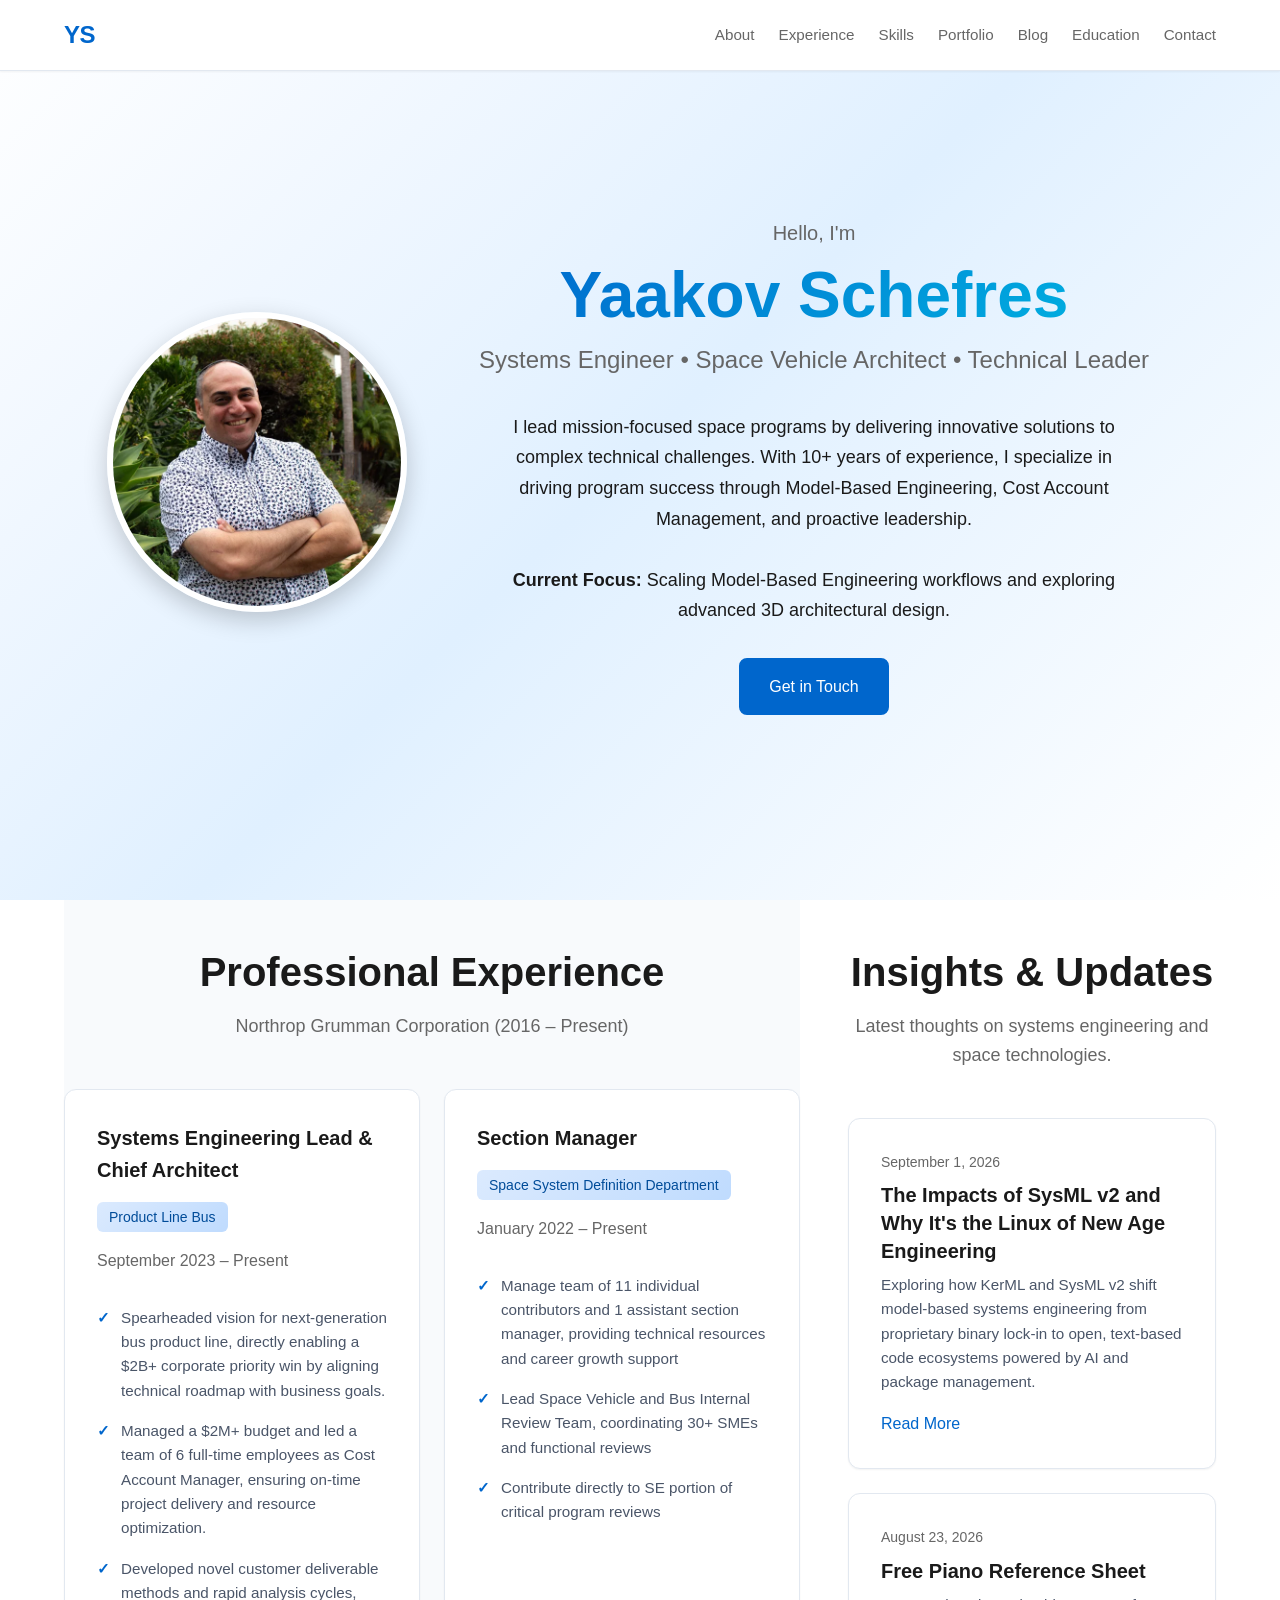
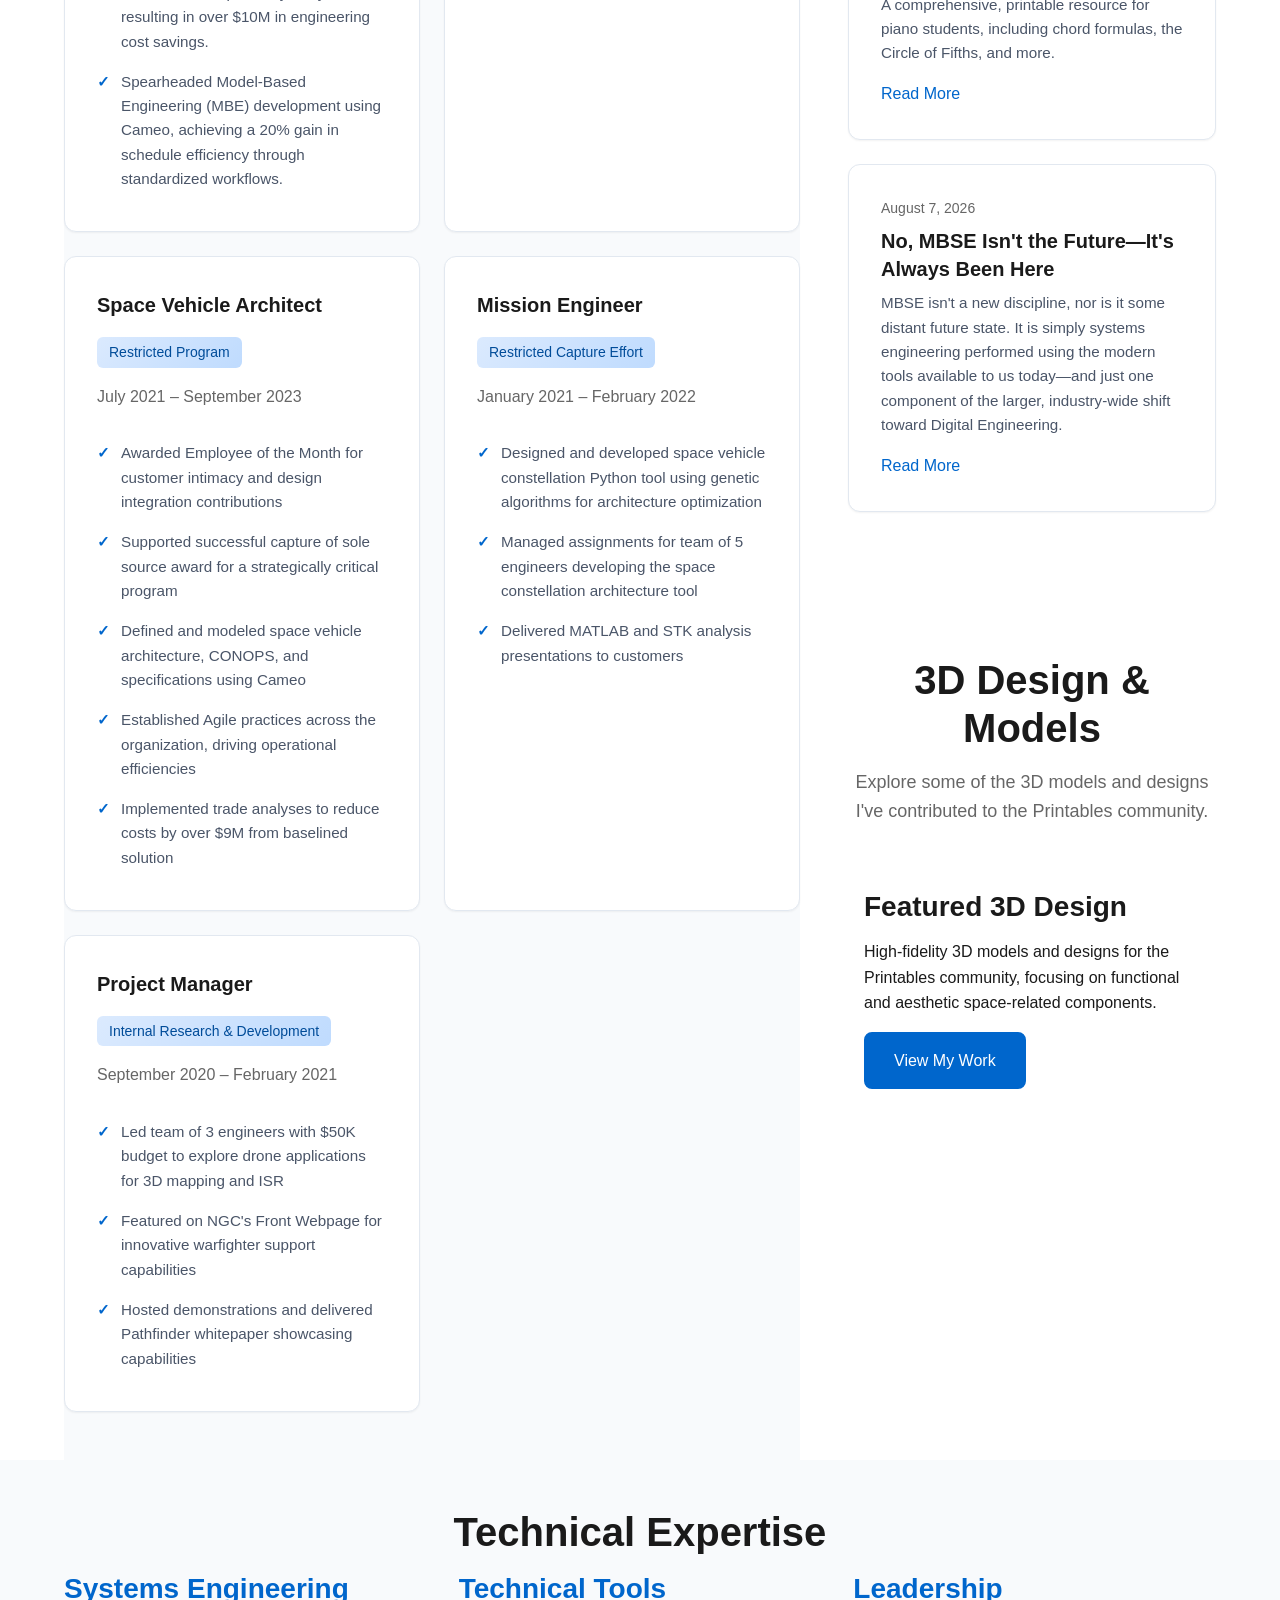
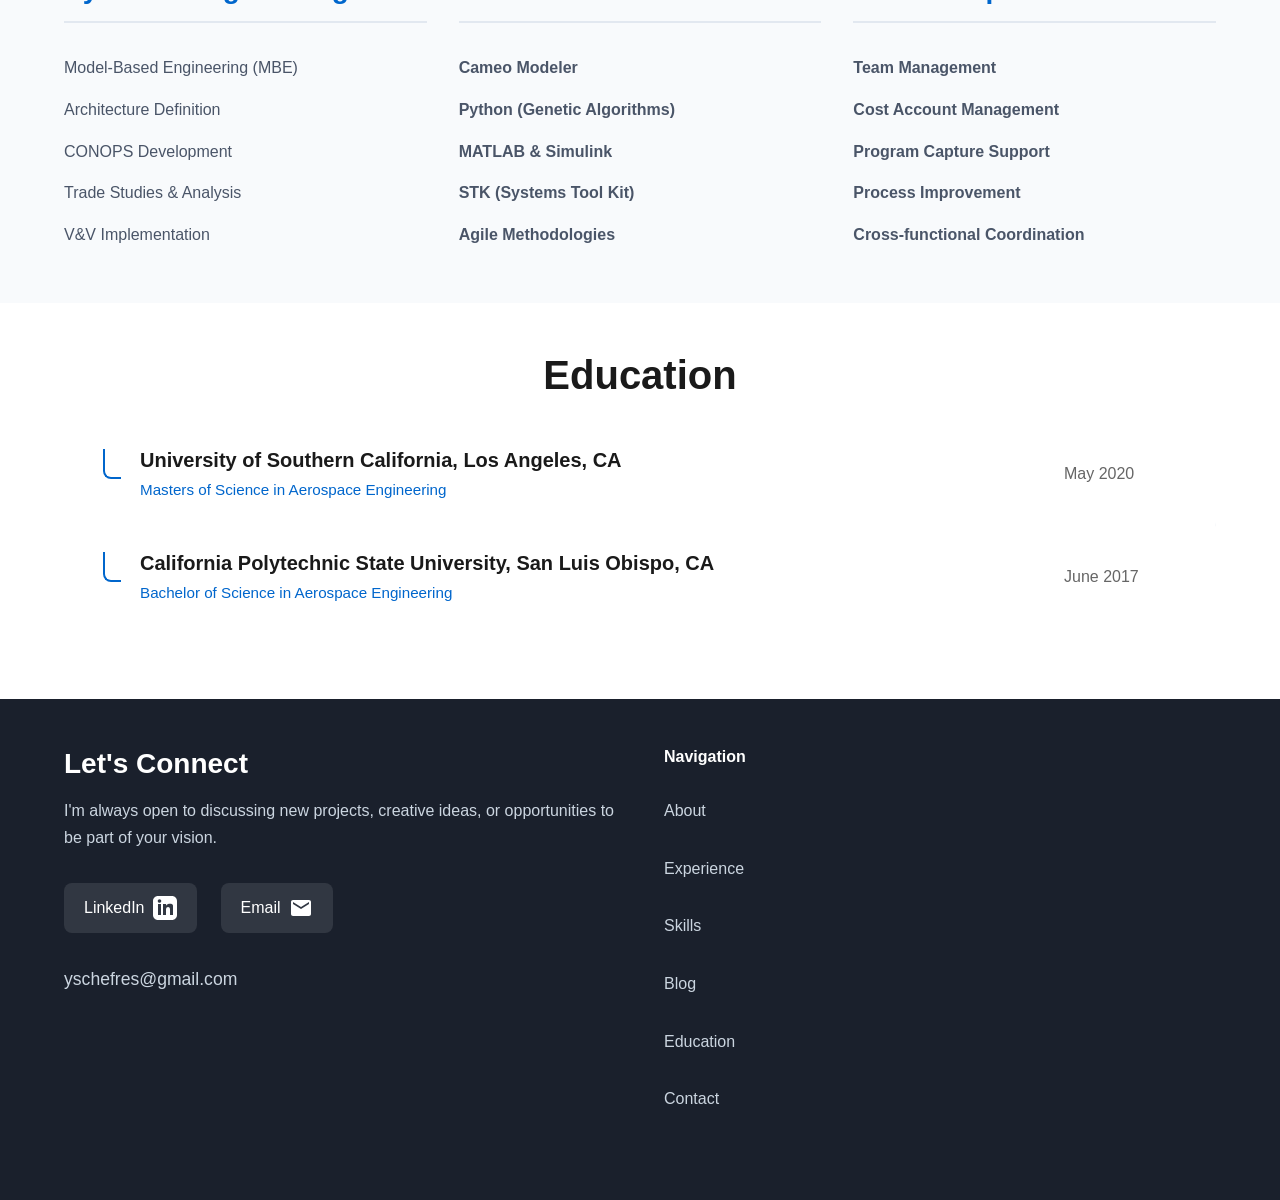
<file: index.html>
<!DOCTYPE html>
<html lang="en">
<head>
    <meta charset="UTF-8">
    <meta name="viewport" content="width=device-width, initial-scale=1.0">
    <title>Yaakov Schefres — Systems Engineer & Space Vehicle Architect</title>
    <meta name="description" content="Portfolio of Yaakov Schefres — Systems Engineer and Space Vehicle Architect at Northrop Grumman with 10+ years of experience in mission-focused space programs, model-based engineering, and technical leadership.">
    <meta name="keywords" content="Yaakov Schefres, Systems Engineer, Space Vehicle Architect, Northrop Grumman, Model-Based Engineering, Aerospace Engineering">
    <meta name="author" content="Yaakov Schefres">
    <link rel="canonical" href="https://thechef613.github.io/portfolio/index.html">

    <!-- Open Graph -->
    <meta property="og:site_name" content="Yaakov Schefres">
    <meta property="og:title" content="Yaakov Schefres — Systems Engineer & Space Vehicle Architect">
    <meta property="og:description" content="Systems Engineer and Space Vehicle Architect with 10+ years of experience leading mission-focused space programs.">
    <meta property="og:type" content="website">
    <meta property="og:url" content="https://thechef613.github.io/portfolio/index.html">
    <meta property="og:image" content="https://thechef613.github.io/portfolio/assets/arms-crossed.jpg">

    <!-- Twitter Card -->
    <meta name="twitter:card" content="summary_large_image">
    <meta name="twitter:title" content="Yaakov Schefres — Systems Engineer & Space Vehicle Architect">
    <meta name="twitter:description" content="Systems Engineer and Space Vehicle Architect with 10+ years of experience leading mission-focused space programs.">
    <meta name="twitter:image" content="https://thechef613.github.io/portfolio/assets/arms-crossed.jpg">

    <!-- Favicon -->
    <link rel="icon" href="data:image/svg+xml,<svg xmlns='http://www.w3.org/2000/svg' viewBox='0 0 100 100'><rect width='100' height='100' rx='20' fill='%230066cc'/><text x='50' y='68' font-family='Inter,sans-serif' font-size='48' font-weight='700' fill='white' text-anchor='middle'>YS</text></svg>">

    <link rel="stylesheet" href="assets/style.css">
    <link rel="preconnect" href="https://fonts.googleapis.com">
    <link rel="preconnect" href="https://fonts.gstatic.com" crossorigin>
    <link href="https://fonts.googleapis.com/css2?family=Inter:wght@300;400;500;600;700&display=swap" rel="stylesheet"><link rel="preload" as="style" href="assets/style.css"><link rel="preload" as="script" href="assets/script.js"><link rel="preload" as="image" href="assets/arms-crossed.webp">

    <script type="application/ld+json">
    {
        "@context": "https://schema.org",
        "@type": "Person",
        "name": "Yaakov Schefres",
        "url": "https://thechef613.github.io/portfolio/index.html",
        "image": "https://thechef613.github.io/portfolio/assets/arms-crossed.jpg",
        "jobTitle": "Systems Engineering Lead & Chief Architect",
        "email": "mailto:yschefres@gmail.com",
        "worksFor": {
            "@type": "Organization",
            "name": "Northrop Grumman"
        },
        "alumniOf": [
            {
                "@type": "CollegeOrUniversity",
                "name": "University of Southern California"
            },
            {
                "@type": "CollegeOrUniversity",
                "name": "California Polytechnic State University, San Luis Obispo"
            }
        ],
        "sameAs": [
            "https://www.linkedin.com/in/yaakovschefres/"
        ]
    }
    </script>
<meta http-equiv="Content-Security-Policy" content="default-src 'self'; font-src 'self' https://fonts.gstatic.com; style-src 'self' 'unsafe-inline' https://fonts.googleapis.com; script-src 'self'; img-src 'self' data: https://www.youtube-nocookie.com https://img.youtube.com; frame-src https://www.youtube-nocookie.com https://youtube.com;" />
</head>
<body>
    <!-- Navigation -->
    <a href="#about" class="skip-link">Skip to main content</a>

    <nav class="navbar">
        <div class="nav-container">
            <a href="#" class="nav-logo">YS</a>
            <button class="nav-toggle" aria-label="Toggle navigation" aria-expanded="false" aria-controls="nav-links">
                <span class="hamburger"></span>
            </button>
            <ul class="nav-links" id="nav-links">
                <li><a href="#about" class="nav-link">About</a></li>
                <li><a href="#experience" class="nav-link">Experience</a></li>
                <li><a href="#skills" class="nav-link">Skills</a></li>
                <li><a href="#portfolio" class="nav-link">Portfolio</a></li>
                <li><a href="#blog" class="nav-link">Blog</a></li>
                <li><a href="#education" class="nav-link">Education</a></li>
                <li><a href="#contact" class="nav-link">Contact</a></li>
            </ul>
        </div>
    </nav>

    <!-- Hero Section with Profile Picture -->
    <section class="hero hero-with-profile" id="about">
        <div class="hero-container">
            <!-- Profile Picture (left side) -->
            <div class="hero-profile">
                <picture>
                    <source srcset="assets/arms-crossed.webp" type="image/webp">
                    <img src="assets/arms-crossed.jpg" alt="Yaakov Schefres - Profile Picture" class="profile-picture" width="600" height="600" fetchpriority="high">
                </picture>
            </div>

            <!-- Hero Content (right side) -->
            <div class="hero-content">
                <p class="hero-greeting">Hello, I'm</p>
            <h1 class="hero-name">Yaakov Schefres</h1>
            <p class="hero-title">Systems Engineer • Space Vehicle Architect • Technical Leader</p>
                                    <p class="hero-description">
                    I lead mission-focused space programs by delivering innovative solutions to complex technical challenges. With 10+ years of experience, I specialize in driving program success through Model-Based Engineering, Cost Account Management, and proactive leadership.
                    <br><br>
                    <span class="current-focus"><strong>Current Focus:</strong> Scaling Model-Based Engineering workflows and exploring advanced 3D architectural design.</span>
                </p>
                <div class="hero-cta">
                    <a href="#contact" class="btn btn-primary">Get in Touch</a>
                </div>
            </div>
        </div>
    </section>

    <!-- Work Section: Experience + Blog & 3D Design -->
    <div class="portfolio-layout container">
        <section class="experience-section" id="experience">
            <h2 class="section-title">Professional Experience</h2>
            <p class="section-subtitle">Northrop Grumman Corporation (2016 – Present)</p>
            
            <div class="experience-grid">
                <!-- Role 1 -->
                <article class="exp-card">
                    <div class="exp-card-header">
                        <span class="exp-role">Systems Engineering Lead & Chief Architect</span>
                        <span class="exp-product">Product Line Bus</span>
                        <time class="exp-date">September 2023 – Present</time>
                    </div>
                    <ul class="exp-list">
                        <li>Spearheaded vision for next-generation bus product line, directly enabling a $2B+ corporate priority win by aligning technical roadmap with business goals.</li>
                        <li>Managed a $2M+ budget and led a team of 6 full-time employees as Cost Account Manager, ensuring on-time project delivery and resource optimization.</li>
                        <li>Developed novel customer deliverable methods and rapid analysis cycles, resulting in over $10M in engineering cost savings.</li>
                        <li>Spearheaded Model-Based Engineering (MBE) development using Cameo, achieving a 20% gain in schedule efficiency through standardized workflows.</li>
                    </ul>
                </article>

                <!-- Role 2 -->
                <article class="exp-card">
                    <div class="exp-card-header">
                        <span class="exp-role">Section Manager</span>
                        <span class="exp-product">Space System Definition Department</span>
                        <time class="exp-date">January 2022 – Present</time>
                    </div>
                    <ul class="exp-list">
                        <li>Manage team of 11 individual contributors and 1 assistant section manager, providing technical resources and career growth support</li>
                        <li>Lead Space Vehicle and Bus Internal Review Team, coordinating 30+ SMEs and functional reviews</li>
                        <li>Contribute directly to SE portion of critical program reviews</li>
                    </ul>
                </article>

                <!-- Role 3 -->
                <article class="exp-card">
                    <div class="exp-card-header">
                        <span class="exp-role">Space Vehicle Architect</span>
                        <span class="exp-product">Restricted Program</span>
                        <time class="exp-date">July 2021 – September 2023</time>
                    </div>
                    <ul class="exp-list">
                        <li>Awarded Employee of the Month for customer intimacy and design integration contributions</li>
                        <li>Supported successful capture of sole source award for a strategically critical program</li>
                        <li>Defined and modeled space vehicle architecture, CONOPS, and specifications using Cameo</li>
                        <li>Established Agile practices across the organization, driving operational efficiencies</li>
                        <li>Implemented trade analyses to reduce costs by over $9M from baselined solution</li>
                    </ul>
                </article>

                <!-- Role 4 -->
                <article class="exp-card">
                    <div class="exp-card-header">
                        <span class="exp-role">Mission Engineer</span>
                        <span class="exp-product">Restricted Capture Effort</span>
                        <time class="exp-date">January 2021 – February 2022</time>
                    </div>
                    <ul class="exp-list">
                        <li>Designed and developed space vehicle constellation Python tool using genetic algorithms for architecture optimization</li>
                        <li>Managed assignments for team of 5 engineers developing the space constellation architecture tool</li>
                        <li>Delivered MATLAB and STK analysis presentations to customers</li>
                    </ul>
                </article>

                <!-- Role 5 -->
                <article class="exp-card">
                    <div class="exp-card-header">
                        <span class="exp-role">Project Manager</span>
                        <span class="exp-product">Internal Research & Development</span>
                        <time class="exp-date">September 2020 – February 2021</time>
                    </div>
                    <ul class="exp-list">
                        <li>Led team of 3 engineers with $50K budget to explore drone applications for 3D mapping and ISR</li>
                        <li>Featured on NGC's Front Webpage for innovative warfighter support capabilities</li>
                        <li>Hosted demonstrations and delivered Pathfinder whitepaper showcasing capabilities</li>
                    </ul>
                </article>
            </div>
        </section>

        <div class="portfolio-side-content">

            <section class="blog-section" id="blog">
                <h2 class="section-title">Insights & Updates</h2>
                <p class="section-subtitle">Latest thoughts on systems engineering and space technologies.</p>
                <div class="blog-grid">
                    <article class="blog-card">
                        <div class="blog-card-content">
                            <span class="blog-date">September 1, 2026</span>
                            <h3 class="blog-card-title">The Impacts of SysML v2 and Why It's the Linux of New Age Engineering</h3>
                            <p>Exploring how KerML and SysML v2 shift model-based systems engineering from proprietary binary lock-in to open, text-based code ecosystems powered by AI and package management.</p>
                            <a href="blog/kerml/index.html" class="blog-link">Read More</a>
                        </div>
                    </article>

                    <article class="blog-card">
                        <div class="blog-card-content">
                            <span class="blog-date">August 23, 2026</span>
                            <h3 class="blog-card-title">Free Piano Reference Sheet</h3>
                            <p>A comprehensive, printable resource for piano students, including chord formulas, the Circle of Fifths, and more.</p>
                            <a href="blog/piano/index.html" class="blog-link">Read More</a>
                        </div>
                    </article>

                    <article class="blog-card">
                        <div class="blog-card-content">
                            <span class="blog-date">August 7, 2026</span>
                            <h3 class="blog-card-title">No, MBSE Isn't the Future—It's Always Been Here</h3>
                            <p>MBSE isn't a new discipline, nor is it some distant future state. It is simply systems engineering performed using the modern tools available to us today—and just one component of the larger, industry-wide shift toward Digital Engineering.</p>
                            <a href="blog/mbse/index.html" class="blog-link">Read More</a>
                        </div>
                    </article>
                </div>
            </section>

            <section class="portfolio-section" id="portfolio">
                <h2 class="section-title">3D Design & Models</h2>
                <p class="section-subtitle">Explore some of the 3D models and designs I've contributed to the Printables community.</p>
                <div class="portfolio-content">
                    <div class="portfolio-grid">
                        <div class="portfolio-card">
                            <div class="portfolio-card-content">
                                <h3>Featured 3D Design</h3>
                                <p>High-fidelity 3D models and designs for the Printables community, focusing on functional and aesthetic space-related components.</p>
                                <a href="https://www.printables.com/@theChef613_45837/models" target="_blank" rel="noopener noreferrer" class="btn btn-primary">View My Work</a>
                            </div>
                        </div>

                    </div>
                </div>
            </section>
        </div>
    </div>

    <!-- Skills Section -->
    <section class="skills-section" id="skills">
        <div class="container">
            <h2 class="section-title">Technical Expertise</h2>
            <div class="skills-grid">
                <div class="skill-category">
                    <h3>Systems Engineering</h3>
                    <ul>
                        <li>Model-Based Engineering (MBE)</li>
                        <li>Architecture Definition</li>
                        <li>CONOPS Development</li>
                        <li>Trade Studies & Analysis</li>
                        <li>V&V Implementation</li>
                    </ul>
                </div>
                <div class="skill-category">
                    <h3>Technical Tools</h3>
                    <ul>
                        <li><strong>Cameo Modeler</strong></li>
                        <li><strong>Python (Genetic Algorithms)</strong></li>
                        <li><strong>MATLAB & Simulink</strong></li>
                        <li><strong>STK (Systems Tool Kit)</strong></li>
                        <li><strong>Agile Methodologies</strong></li>
                    </ul>
                </div>
                <div class="skill-category">
                    <h3>Leadership</h3>
                    <ul>
                        <li><strong>Team Management</strong></li>
                        <li><strong>Cost Account Management</strong></li>
                        <li><strong>Program Capture Support</strong></li>
                        <li><strong>Process Improvement</strong></li>
                        <li><strong>Cross-functional Coordination</strong></li>
                    </ul>
                </div>
            </div>
        </div>
    </section>

    <!-- Education Section -->
    <section class="education-section" id="education">
        <div class="container">
            <h2 class="section-title">Education</h2>
            
            <div class="education-item">
                <div class="edu-content">
                    <div class="edu-left">
                        <span class="edu-bracket"></span>
                        <div class="edu-info">
                            <span class="edu-school">University of Southern California, Los Angeles, CA</span>
                            <span class="edu-degree">Masters of Science in Aerospace Engineering</span>
                        </div>
                    </div>
                    <time class="edu-date">May 2020</time>
                </div>
            </div>

            <div class="education-item">
                <div class="edu-content">
                    <div class="edu-left">
                        <span class="edu-bracket"></span>
                        <div class="edu-info">
                            <span class="edu-school">California Polytechnic State University, San Luis Obispo, CA</span>
                            <span class="edu-degree">Bachelor of Science in Aerospace Engineering</span>
                        </div>
                    </div>
                    <time class="edu-date">June 2017</time>
                </div>
            </div>
        </div>
    </section>

    <!-- Footer / Contact -->
    <footer id="contact">
        <div class="container">
            <div class="footer-content">
                <div class="footer-left">
                    <h3>Let's Connect</h3>
                    <p>I'm always open to discussing new projects, creative ideas, or opportunities to be part of your vision.</p>
                    
                    <div class="social-links">
                        <a href="https://www.linkedin.com/in/yaakovschefres/" target="_blank" rel="noopener noreferrer" class="social-link" aria-label="LinkedIn">
                            LinkedIn
                            <svg xmlns="http://www.w3.org/2000/svg" viewBox="0 0 24 24" fill="currentColor" width="24" height="24">
                                <path d="M19 0h-14c-2.761 0-5 2.239-5 5v14c0 2.761 2.239 5 5 5h14c2.762 0 5-2.239 5-5v-14c0-2.761-2.238-5-5-5zm-11 19h-3v-11h3v11zm-1.5-12.268c-.966 0-1.75-.79-1.75-1.764s.784-1.764 1.75-1.764 1.75.79 1.75 1.764-.783 1.764-1.75 1.764zm13.5 12.268h-3v-5.604c0-3.368-4-3.113-4 0v5.604h-3v-11h3v1.765c1.396-2.586 7-2.586 7 0v9.235z"/>
                            </svg>
                        </a>
                        <a href="mailto:yschefres@gmail.com" class="social-link email" aria-label="Email">
                            Email
                            <svg xmlns="http://www.w3.org/2000/svg" viewBox="0 0 24 24" fill="currentColor" width="24" height="24">
                                <path d="M20 4H4c-1.1 0-1.99.9-1.99 2L2 18c0 1.1.9 2 2 2h16c1.1 0 2-.9 2-2V6c0-1.1-.9-2-2-2zm0 4l-8 5-8-5V6l8 5 8-5v2z"/>
                            </svg>
                        </a>
                    </div>

                    <p class="email-display">yschefres@gmail.com</p>
                </div>


                <div class="footer-right">
                    <h4>Navigation</h4>
                    <nav class="footer-nav">
                        <a href="#about" class="nav-link">About</a>
                        <a href="#experience" class="nav-link">Experience</a>
                        <a href="#skills" class="nav-link">Skills</a>
                        <a href="#blog" class="nav-link">Blog</a>
                        <a href="#education" class="nav-link">Education</a>
                        <a href="#contact" class="nav-link">Contact</a>
                    </nav>
                </div>
            </div>


        </div>
    </footer>

    <script src="assets/script.js"></script>
</body>
</html>
</file>
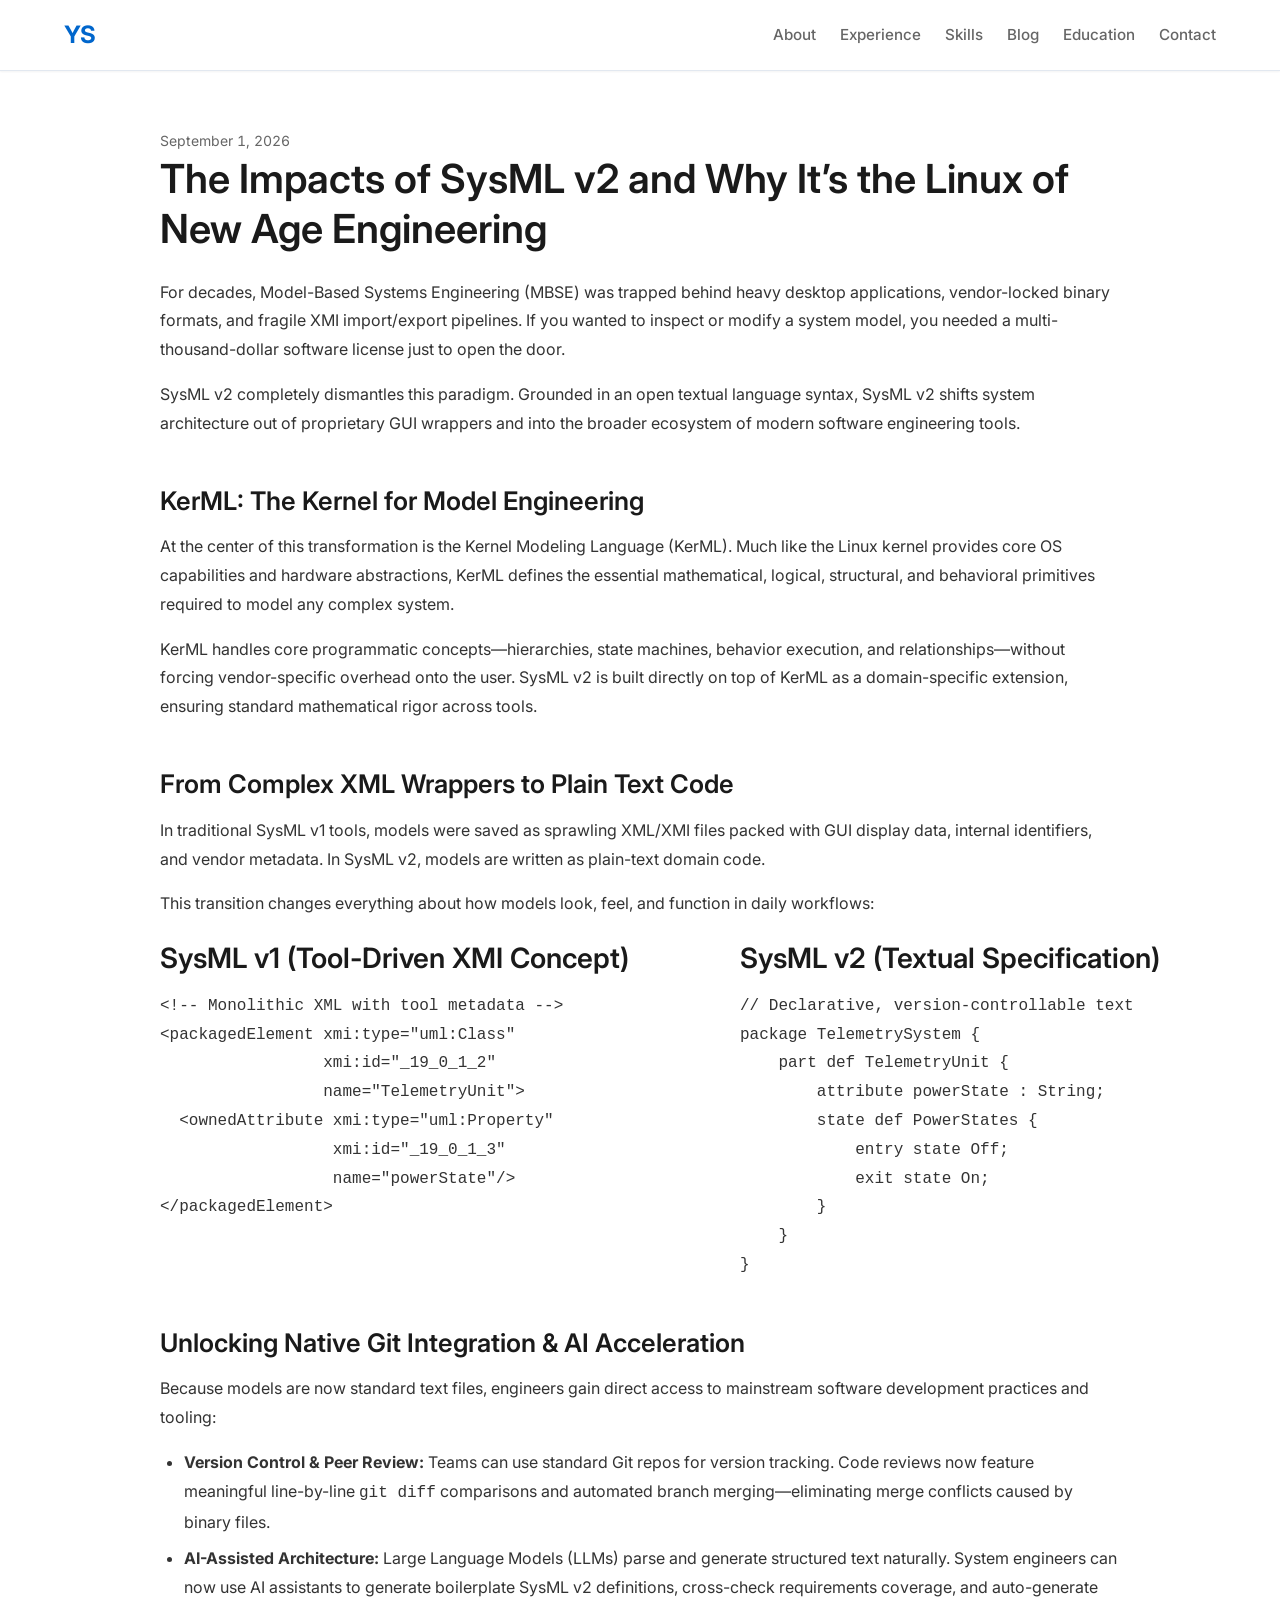
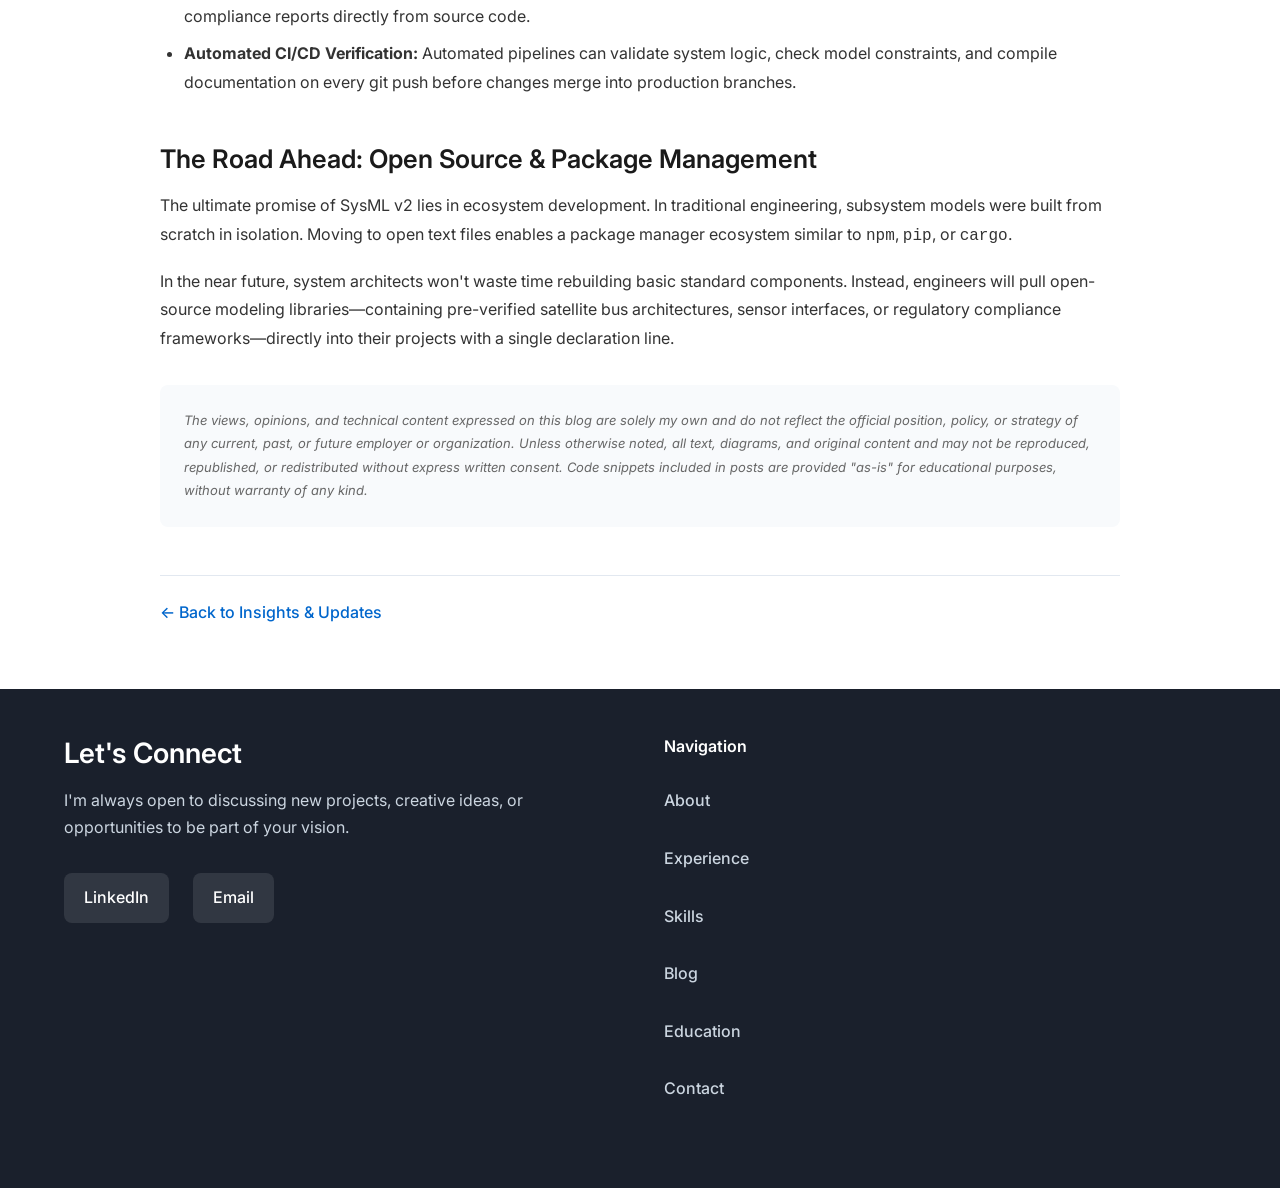
<file: blog/kerml/index.html>
<!DOCTYPE html>
<html lang="en">
<head>
    <meta charset="UTF-8">
    <meta name="viewport" content="width=device-width, initial-scale=1.0">
    <meta name="referrer" content="strict-origin-when-cross-origin">
    <title>The Impacts of SysML v2 and Why It’s the Linux of New Age Engineering | Yaakov Schefres</title>
    <meta name="description" content="Exploring how KerML and SysML v2 shift model-based systems engineering from proprietary binary lock-in to open, text-based code ecosystems powered by AI and package management.">
    <meta name="author" content="Yaakov Schefres">
    <link rel="canonical" href="https://thechef613.github.io/portfolio/blog/kerml/">

    <!-- Open Graph -->
    <meta property="og:site_name" content="Yaakov Schefres">
    <meta property="og:title" content="The Impacts of SysML v2 and Why It’s the Linux of New Age Engineering">
    <meta property="og:description" content="Exploring how KerML and SysML v2 shift model-based systems engineering from proprietary binary lock-in to open, text-based code ecosystems powered by AI and package management.">
    <meta property="og:type" content="article">
    <meta property="og:url" content="https://thechef613.github.io/portfolio/blog/kerml/">
    <meta property="og:image" content="https://thechef613.github.io/portfolio/assets/arms-crossed.jpg">
    <meta property="og:article:published_time" content="2026-09-01">
    <meta property="og:article:author" content="Yaakov Schefres">

    <!-- Twitter Card -->
    <meta name="twitter:card" content="summary_large_image">
    <meta name="twitter:title" content="The Impacts of SysML v2 and Why It’s the Linux of New Age Engineering">
    <meta name="twitter:image" content="https://thechef613.github.io/portfolio/assets/arms-crossed.jpg">

    <!-- Favicon -->
    <link rel="icon" href="data:image/svg+xml,<svg xmlns='http://www.w3.org/2000/svg' viewBox='0 0 100 100'><rect width='100' height='100' rx='20' fill='%230066cc'/><text x='50' y='68' font-family='Inter,sans-serif' font-size='48' font-weight='700' fill='white' text-anchor='middle'>YS</text></svg>">

    <link rel="stylesheet" href="../../assets/style.css">
    <link rel="preconnect" href="https://fonts.googleapis.com">
    <link rel="preconnect" href="https://fonts.gstatic.com" crossorigin>
    <link href="https://fonts.googleapis.com/css2?family=Inter:wght@300;400;500;600;700&display=swap" rel="stylesheet">

    <script type="application/ld+json">
    {
        "@context": "https://schema.org",
        "@type": "BlogPosting",
        "headline": "The Impacts of SysML v2 and Why It’s the Linux of New Age Engineering",
        "description": "Exploring how KerML and SysML v2 shift model-based systems engineering from proprietary binary lock-in to open, text-based code ecosystems powered by AI and package management.",
        "author": {
            "@type": "Person",
            "name": "Yaakov Schefres",
            "url": "https://thechef613.github.io/portfolio/index.html"
        },
        "datePublished": "2026-09-01",
        "dateModified": "2026-09-01",
        "mainEntityOfPage": {
            "@type": "WebPage",
            "@id": "https://thechef613.github.io/portfolio/blog/kerml/"
        }
    }
    </script>
</head>
<body>
    <!-- Navigation -->
    <nav class="navbar">
        <div class="nav-container">
            <a href="../../index.html" class="nav-logo">YS</a>
            <button class="nav-toggle" aria-label="Toggle navigation" aria-expanded="false">
                <span class="hamburger"></span>
            </button>
            <ul class="nav-links">
                <li><a href="../../index.html#about" class="nav-link">About</a></li>
                <li><a href="../../index.html#experience" class="nav-link">Experience</a></li>
                <li><a href="../../index.html#skills" class="nav-link">Skills</a></li>
                <li><a href="../../index.html#blog" class="nav-link">Blog</a></li>
                <li><a href="../../index.html#education" class="nav-link">Education</a></li>
                <li><a href="../../index.html#contact" class="nav-link">Contact</a></li>
            </ul>
        </div>
    </nav>

    <main class="container">
        <article class="blog-post">
            <header class="blog-header">
                <span class="blog-date">September 1, 2026</span>
                <h1 class="blog-title">The Impacts of SysML v2 and Why It’s the Linux of New Age Engineering</h1>
            </header>

            <div class="blog-content">
                <p>For decades, Model-Based Systems Engineering (MBSE) was trapped behind heavy desktop applications, vendor-locked binary formats, and fragile XMI import/export pipelines. If you wanted to inspect or modify a system model, you needed a multi-thousand-dollar software license just to open the door.</p>

                <p><a href="https://www.omg.org/sysml/sysmlv2/" target="_blank" rel="noopener noreferrer">SysML v2</a> completely dismantles this paradigm. Grounded in an open textual language syntax, SysML v2 shifts system architecture out of proprietary GUI wrappers and into the broader ecosystem of modern software engineering tools.</p>

                <h2><a href="https://www.omg.org/spec/KerML/1.0/" target="_blank" rel="noopener noreferrer">KerML</a><a href="https://www.omg.org/spec/KerML" target="_blank" rel="noopener noreferrer">: The Kernel for Model Engineering</a></h2>
                <p>At the center of this transformation is the Kernel Modeling Language (KerML). Much like the Linux kernel provides core OS capabilities and hardware abstractions, KerML defines the essential mathematical, logical, structural, and behavioral primitives required to model any complex system.</p>

                <p>KerML handles core programmatic concepts—hierarchies, state machines, behavior execution, and relationships—without forcing vendor-specific overhead onto the user. SysML v2 is built directly on top of KerML as a domain-specific extension, ensuring standard mathematical rigor across tools.</p>

                <h2>From Complex XML Wrappers to Plain Text Code</h2>
                <p>In traditional SysML v1 tools, models were saved as sprawling XML/XMI files packed with GUI display data, internal identifiers, and vendor metadata. In SysML v2, models are written as plain-text domain code.</p>

                <p>This transition changes everything about how models look, feel, and function in daily workflows:</p>

                <div class="blog-split">
                    <div class="blog-split-text">
                        <h3>SysML v1 (Tool-Driven XMI Concept)</h3>
                        <pre><code>&lt;!-- Monolithic XML with tool metadata --&gt;
&lt;packagedElement xmi:type="uml:Class" 
                 xmi:id="_19_0_1_2" 
                 name="TelemetryUnit"&gt;
  &lt;ownedAttribute xmi:type="uml:Property" 
                  xmi:id="_19_0_1_3" 
                  name="powerState"/&gt;
&lt;/packagedElement&gt;</code></pre>
                    </div>

                    <div class="blog-split-text">
                        <h3>SysML v2 (Textual Specification)</h3>
                        <pre><code>// Declarative, version-controllable text
package TelemetrySystem {
    part def TelemetryUnit {
        attribute powerState : String;
        state def PowerStates {
            entry state Off;
            exit state On;
        }
    }
}</code></pre>
                    </div>
                </div>

                <h2>Unlocking Native Git Integration &amp; AI Acceleration</h2>
                <p>Because models are now standard text files, engineers gain direct access to mainstream software development practices and tooling:</p>

                <ul>
                    <li><strong>Version Control &amp; Peer Review:</strong> Teams can use standard Git repos for version tracking. Code reviews now feature meaningful line-by-line <code>git diff</code> comparisons and automated branch merging—eliminating merge conflicts caused by binary files.</li>
                    <li><strong>AI-Assisted Architecture:</strong> Large Language Models (LLMs) parse and generate structured text naturally. System engineers can now use AI assistants to generate boilerplate SysML v2 definitions, cross-check requirements coverage, and auto-generate compliance reports directly from source code.</li>
                    <li><strong>Automated CI/CD Verification:</strong> Automated pipelines can validate system logic, check model constraints, and compile documentation on every git push before changes merge into production branches.</li>
                </ul>

                <h2>The Road Ahead: Open Source &amp; Package Management</h2>
                <p>The ultimate promise of SysML v2 lies in ecosystem development. In traditional engineering, subsystem models were built from scratch in isolation. Moving to open text files enables a package manager ecosystem similar to <code>npm</code>, <code>pip</code>, or <code>cargo</code>.</p>

                <p>In the near future, system architects won't waste time rebuilding basic standard components. Instead, engineers will pull open-source modeling libraries—containing pre-verified satellite bus architectures, sensor interfaces, or regulatory compliance frameworks—directly into their projects with a single declaration line.</p>

                <p class="blog-postscript">The views, opinions, and technical content expressed on this blog are solely my own and do not reflect the official position, policy, or strategy of any current, past, or future employer or organization.

Unless otherwise noted, all text, diagrams, and original content and may not be reproduced, republished, or redistributed without express written consent. Code snippets included in posts are provided "as-is" for educational purposes, without warranty of any kind.</p>
            </div>

            <p class="blog-back"><a href="../../index.html#blog">&larr; Back to Insights &amp; Updates</a></p>
        </article>
    </main>

    <footer id="contact">
        <div class="container">
            <div class="footer-content">
                <div class="footer-left">
                    <h3>Let's Connect</h3>
                    <p>I'm always open to discussing new projects, creative ideas, or opportunities to be part of your vision.</p>
                    <div class="social-links">
                        <a href="https://www.linkedin.com/in/yaakovschefres/" target="_blank" rel="noopener noreferrer" class="social-link">LinkedIn</a>
                        <a href="mailto:yschefres@gmail.com" class="social-link email">Email</a>
                    </div>
                </div>
                <div class="footer-right">
                    <h4>Navigation</h4>
                    <nav class="footer-nav">
                        <a href="../../index.html#about" class="nav-link">About</a>
                        <a href="../../index.html#experience" class="nav-link">Experience</a>
                        <a href="../../index.html#skills" class="nav-link">Skills</a>
                        <a href="../../index.html#blog" class="nav-link">Blog</a>
                        <a href="../../index.html#education" class="nav-link">Education</a>
                        <a href="../../index.html#contact" class="nav-link">Contact</a>
                    </nav>
                </div>
            </div>
        </div>
    </footer>

    <script src="../../assets/script.js"></script>
</body>
</html>
</file>
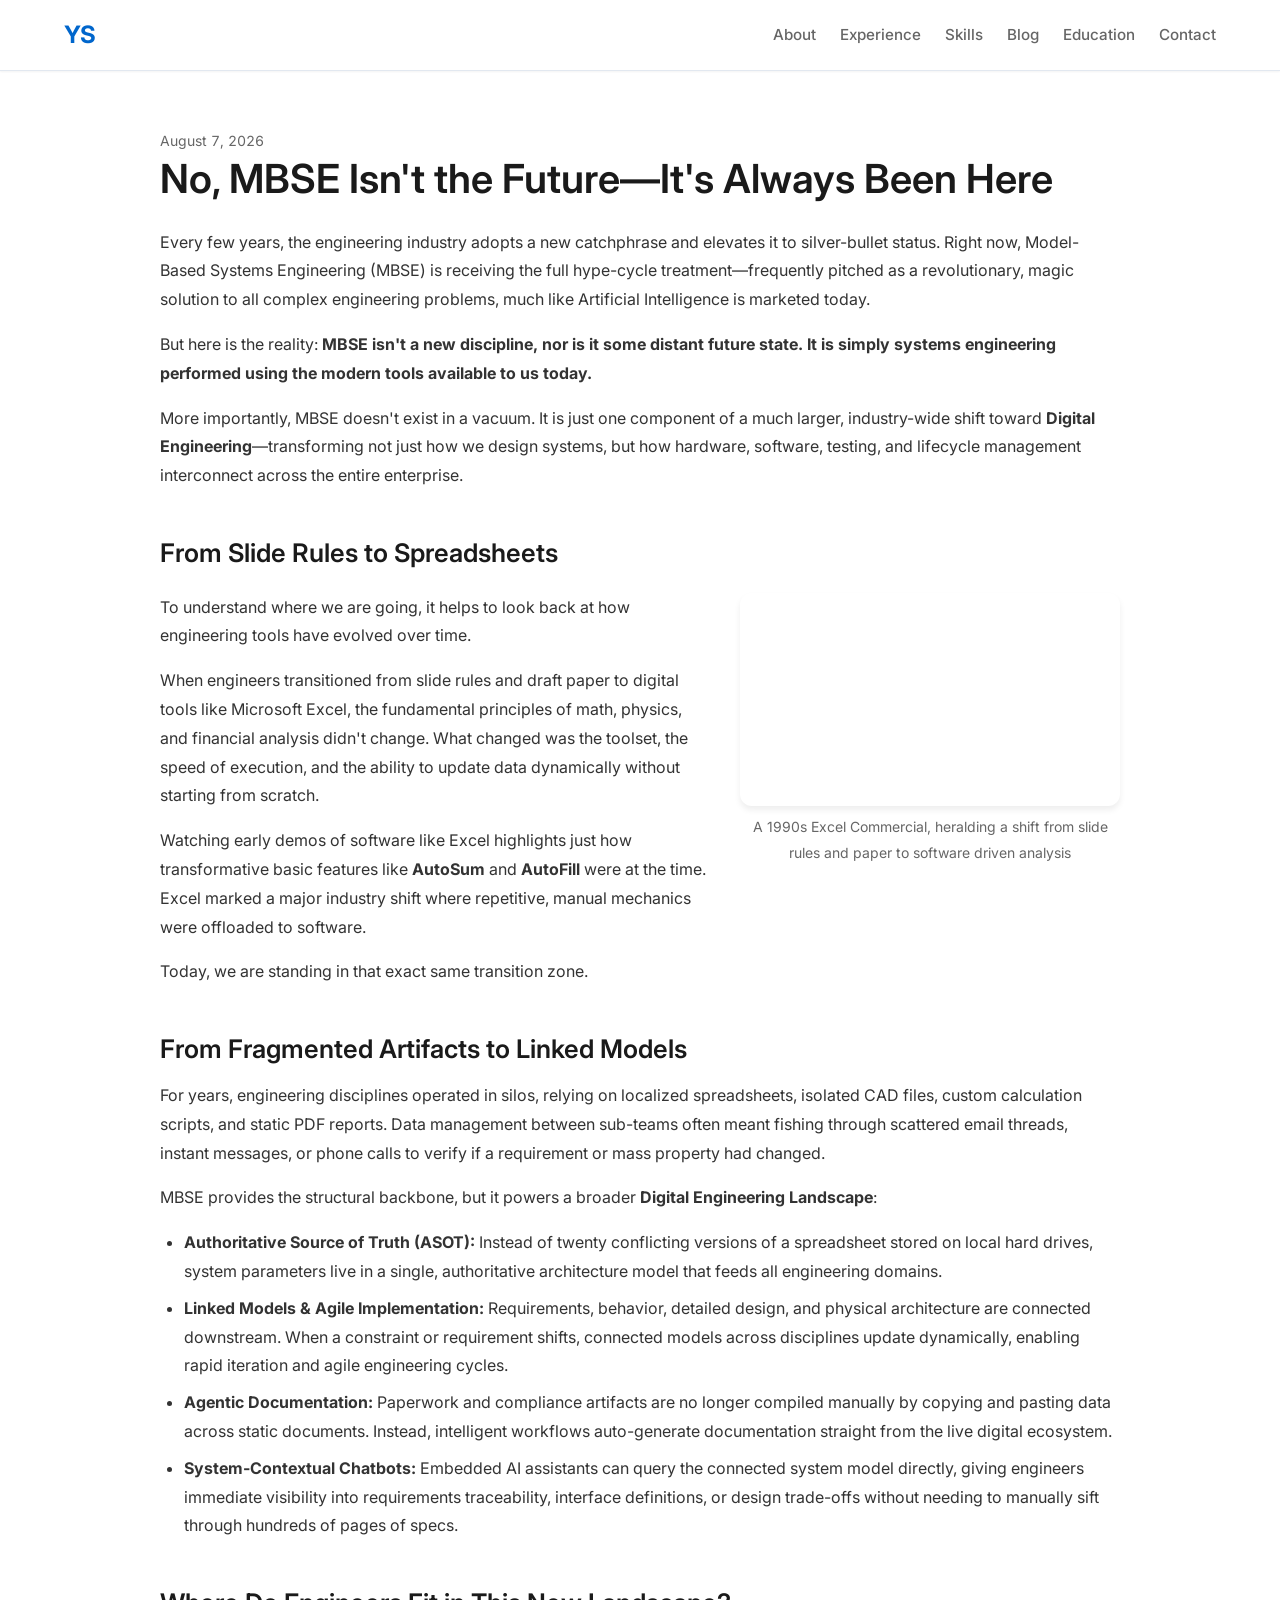
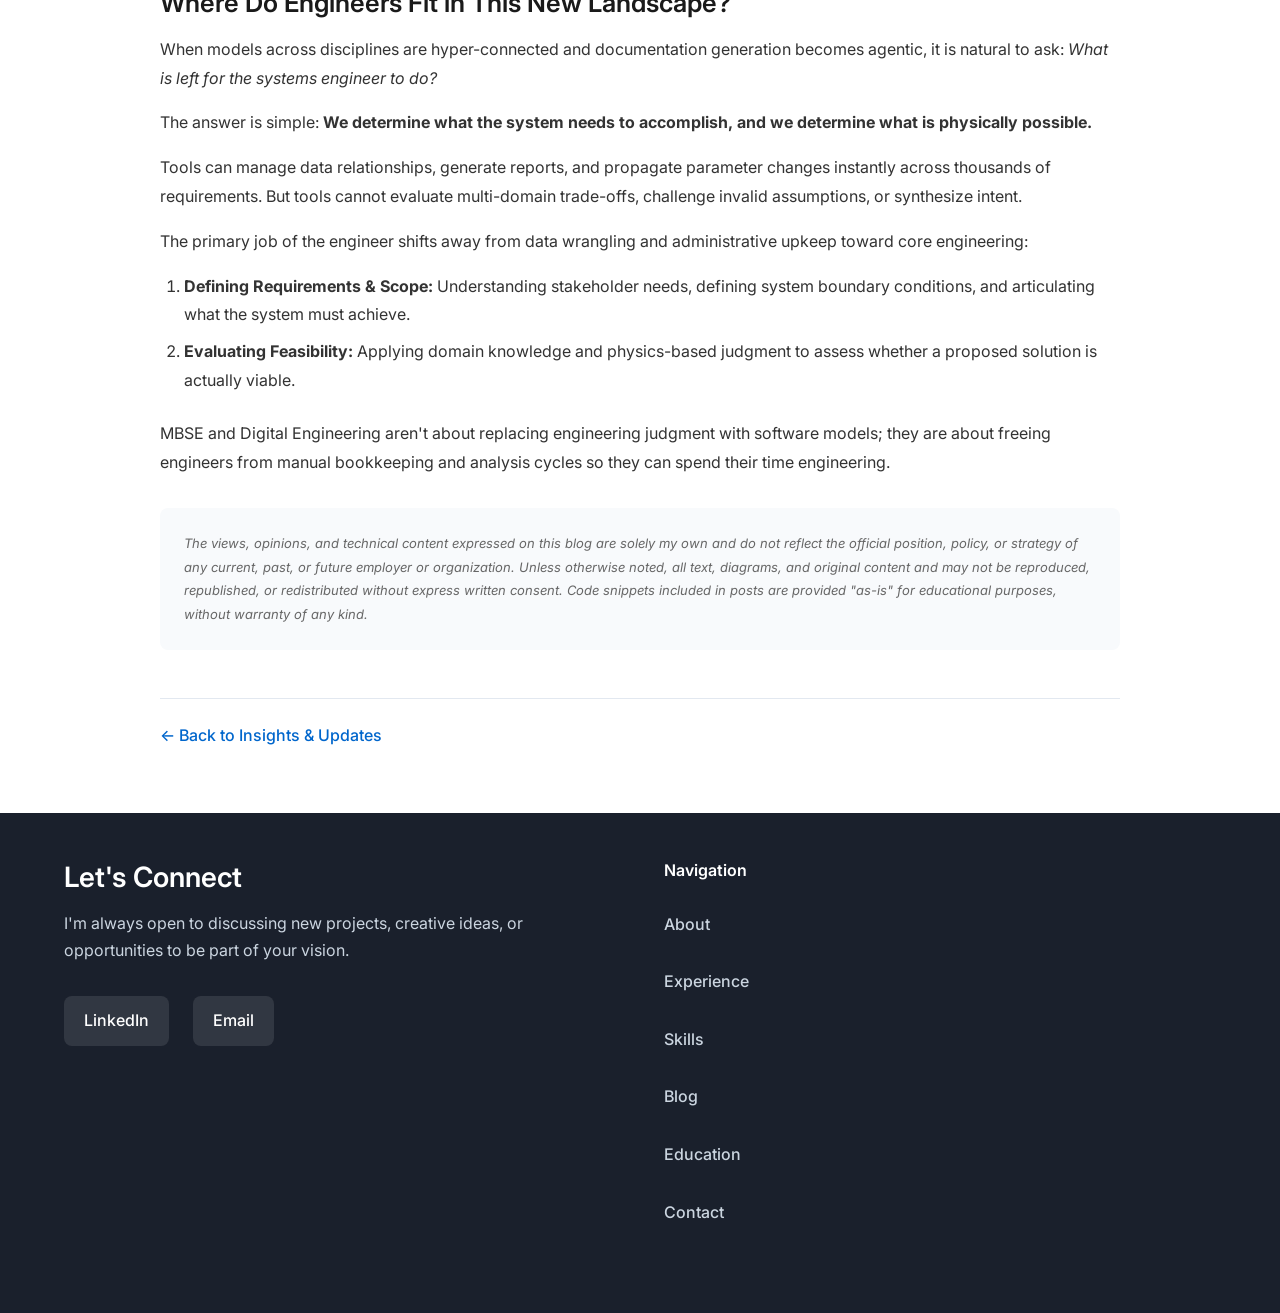
<file: blog/mbse/index.html>
<!DOCTYPE html>
<html lang="en">
<head>
    <meta charset="UTF-8">
    <meta name="viewport" content="width=device-width, initial-scale=1.0">
    <meta name="referrer" content="strict-origin-when-cross-origin">
    <title>No, MBSE Isn't the Future—It's Always Been Here | Yaakov Schefres</title>
    <meta name="description" content="MBSE isn't a new discipline, nor is it some distant future state. It is simply systems engineering performed using the modern tools available to us today—and just one component of the larger shift toward Digital Engineering.">
    <meta name="author" content="Yaakov Schefres">
    <link rel="canonical" href="https://thechef613.github.io/portfolio/blog/mbse/">

    <!-- Open Graph -->
    <meta property="og:site_name" content="Yaakov Schefres">
    <meta property="og:title" content="No, MBSE Isn't the Future—It's Always Been Here">
    <meta property="og:description" content="MBSE is simply systems engineering performed using the modern tools available to us today—and just one component of the larger shift toward Digital Engineering.">
    <meta property="og:type" content="article">
    <meta property="og:url" content="https://thechef613.github.io/portfolio/blog/mbse/">
    <meta property="og:image" content="https://thechef613.github.io/portfolio/assets/arms-crossed.jpg">
    <meta property="og:article:published_time" content="2026-08-07">
    <meta property="og:article:author" content="Yaakov Schefres">

    <!-- Twitter Card -->
    <meta name="twitter:card" content="summary_large_image">
    <meta name="twitter:title" content="No, MBSE Isn't the Future—It's Always Been Here">
    <meta name="twitter:image" content="https://thechef613.github.io/portfolio/assets/arms-crossed.jpg">

    <!-- Favicon -->
    <link rel="icon" href="data:image/svg+xml,<svg xmlns='http://www.w3.org/2000/svg' viewBox='0 0 100 100'><rect width='100' height='100' rx='20' fill='%230066cc'/><text x='50' y='68' font-family='Inter,sans-serif' font-size='48' font-weight='700' fill='white' text-anchor='middle'>YS</text></svg>">

    <link rel="stylesheet" href="../../assets/style.css">
    <link rel="preconnect" href="https://fonts.googleapis.com">
    <link rel="preconnect" href="https://fonts.gstatic.com" crossorigin>
    <link href="https://fonts.googleapis.com/css2?family=Inter:wght@300;400;500;600;700&display=swap" rel="stylesheet">

    <script type="application/ld+json">
    {
        "@context": "https://schema.org",
        "@type": "BlogPosting",
        "headline": "No, MBSE Isn't the Future—It's Always Been Here",
        "description": "MBSE is simply systems engineering performed using the modern tools available to us today—and just one component of the larger shift toward Digital Engineering.",
        "author": {
            "@type": "Person",
            "name": "Yaakov Schefres",
            "url": "https://thechef613.github.io/portfolio/index.html"
        },
        "datePublished": "2026-08-07",
        "dateModified": "2026-08-07",
        "mainEntityOfPage": {
            "@type": "WebPage",
            "@id": "https://thechef613.github.io/portfolio/blog/mbse/"
        }
    }
    </script>
</head>
<body>
    <!-- Navigation -->
    <nav class="navbar">
        <div class="nav-container">
            <a href="../../index.html" class="nav-logo">YS</a>
            <button class="nav-toggle" aria-label="Toggle navigation" aria-expanded="false">
                <span class="hamburger"></span>
            </button>
            <ul class="nav-links">
                <li><a href="../../index.html#about" class="nav-link">About</a></li>
                <li><a href="../../index.html#experience" class="nav-link">Experience</a></li>
                <li><a href="../../index.html#skills" class="nav-link">Skills</a></li>
                <li><a href="../../index.html#blog" class="nav-link">Blog</a></li>
                <li><a href="../../index.html#education" class="nav-link">Education</a></li>
                <li><a href="../../index.html#contact" class="nav-link">Contact</a></li>
            </ul>
        </div>
    </nav>

    <main class="container">
        <article class="blog-post">
            <header class="blog-header">
                <span class="blog-date">August 7, 2026</span>
                <h1 class="blog-title">No, MBSE Isn't the Future—It's Always Been Here</h1>
            </header>

            <div class="blog-content">
                <p>Every few years, the engineering industry adopts a new catchphrase and elevates it to silver-bullet status. Right now, Model-Based Systems Engineering (MBSE) is receiving the full hype-cycle treatment—frequently pitched as a revolutionary, magic solution to all complex engineering problems, much like Artificial Intelligence is marketed today.</p>

                <p>But here is the reality: <strong>MBSE isn't a new discipline, nor is it some distant future state. It is simply systems engineering performed using the modern tools available to us today.</strong></p>

                <p>More importantly, MBSE doesn't exist in a vacuum. It is just one component of a much larger, industry-wide shift toward <strong>Digital Engineering</strong>—transforming not just how we design systems, but how hardware, software, testing, and lifecycle management interconnect across the entire enterprise.</p>

                <h2>From Slide Rules to Spreadsheets</h2>
                <div class="blog-split">
                    <div class="blog-split-text">
                        <p>To understand where we are going, it helps to look back at how engineering tools have evolved over time.</p>

                        <p>When engineers transitioned from slide rules and draft paper to digital tools like Microsoft Excel, the fundamental principles of math, physics, and financial analysis didn't change. What changed was the toolset, the speed of execution, and the ability to update data dynamically without starting from scratch.</p>

                        <p>Watching early demos of software like Excel highlights just how transformative basic features like <strong>AutoSum</strong> and <strong>AutoFill</strong> were at the time. Excel marked a major industry shift where repetitive, manual mechanics were offloaded to software.</p>

                        <p>Today, we are standing in that exact same transition zone.</p>
                    </div>

                    <div class="blog-split-media">
                        <div class="blog-video">
                            <iframe src="https://www.youtube-nocookie.com/embed/kOO31qFmi9A" title="Introduction to Microsoft Excel 1990 with Jan Brehm" referrerpolicy="strict-origin-when-cross-origin" loading="lazy" allow="accelerometer; autoplay; clipboard-write; encrypted-media; gyroscope; picture-in-picture; web-share" allowfullscreen></iframe>
                        </div>
                        <p class="blog-video-caption">A 1990s Excel Commercial, heralding a shift from slide rules and paper to software driven analysis</p>
                    </div>
                </div>

                <h2>From Fragmented Artifacts to Linked Models</h2>
                <p>For years, engineering disciplines operated in silos, relying on localized spreadsheets, isolated CAD files, custom calculation scripts, and static PDF reports. Data management between sub-teams often meant fishing through scattered email threads, instant messages, or phone calls to verify if a requirement or mass property had changed.</p>

                <p>MBSE provides the structural backbone, but it powers a broader <strong>Digital Engineering Landscape</strong>:</p>

                <ul>
                    <li><strong>Authoritative Source of Truth (ASOT):</strong> Instead of twenty conflicting versions of a spreadsheet stored on local hard drives, system parameters live in a single, authoritative architecture model that feeds all engineering domains.</li>
                    <li><strong>Linked Models &amp; Agile Implementation:</strong> Requirements, behavior, detailed design, and physical architecture are connected downstream. When a constraint or requirement shifts, connected models across disciplines update dynamically, enabling rapid iteration and agile engineering cycles.</li>
                    <li><strong>Agentic Documentation:</strong> Paperwork and compliance artifacts are no longer compiled manually by copying and pasting data across static documents. Instead, intelligent workflows auto-generate documentation straight from the live digital ecosystem.</li>
                    <li><strong>System-Contextual Chatbots:</strong> Embedded AI assistants can query the connected system model directly, giving engineers immediate visibility into requirements traceability, interface definitions, or design trade-offs without needing to manually sift through hundreds of pages of specs.</li>
                </ul>

                <h2>Where Do Engineers Fit in This New Landscape?</h2>
                <p>When models across disciplines are hyper-connected and documentation generation becomes agentic, it is natural to ask: <em>What is left for the systems engineer to do?</em></p>

                <p>The answer is simple: <strong>We determine what the system needs to accomplish, and we determine what is physically possible.</strong></p>

                <p>Tools can manage data relationships, generate reports, and propagate parameter changes instantly across thousands of requirements. But tools cannot evaluate multi-domain trade-offs, challenge invalid assumptions, or synthesize intent.</p>

                <p>The primary job of the engineer shifts away from data wrangling and administrative upkeep toward core engineering:</p>

                <ol>
                    <li><strong>Defining Requirements &amp; Scope:</strong> Understanding stakeholder needs, defining system boundary conditions, and articulating what the system must achieve.</li>
                    <li><strong>Evaluating Feasibility:</strong> Applying domain knowledge and physics-based judgment to assess whether a proposed solution is actually viable.</li>
                </ol>

                <p>MBSE and Digital Engineering aren't about replacing engineering judgment with software models; they are about freeing engineers from manual bookkeeping and analysis cycles so they can spend their time engineering.</p>

                <p class="blog-postscript">The views, opinions, and technical content expressed on this blog are solely my own and do not reflect the official position, policy, or strategy of any current, past, or future employer or organization.

Unless otherwise noted, all text, diagrams, and original content and may not be reproduced, republished, or redistributed without express written consent. Code snippets included in posts are provided "as-is" for educational purposes, without warranty of any kind.</p>
            </div>

            <p class="blog-back"><a href="../../index.html#blog">&larr; Back to Insights &amp; Updates</a></p>
        </article>
    </main>

    <footer id="contact">
        <div class="container">
            <div class="footer-content">
                <div class="footer-left">
                    <h3>Let's Connect</h3>
                    <p>I'm always open to discussing new projects, creative ideas, or opportunities to be part of your vision.</p>
                    <div class="social-links">
                        <a href="https://www.linkedin.com/in/yaakovschefres/" target="_blank" rel="noopener noreferrer" class="social-link">LinkedIn</a>
                        <a href="mailto:yschefres@gmail.com" class="social-link email">Email</a>
                    </div>
                </div>
                <div class="footer-right">
                    <h4>Navigation</h4>
                    <nav class="footer-nav">
                        <a href="../../index.html#about" class="nav-link">About</a>
                        <a href="../../index.html#experience" class="nav-link">Experience</a>
                        <a href="../../index.html#skills" class="nav-link">Skills</a>
                        <a href="../../index.html#blog" class="nav-link">Blog</a>
                        <a href="../../index.html#education" class="nav-link">Education</a>
                        <a href="../../index.html#contact" class="nav-link">Contact</a>
                    </nav>
                </div>
            </div>
        </div>
    </footer>

    <script src="../../assets/script.js"></script>
</body>
</html>
</file>
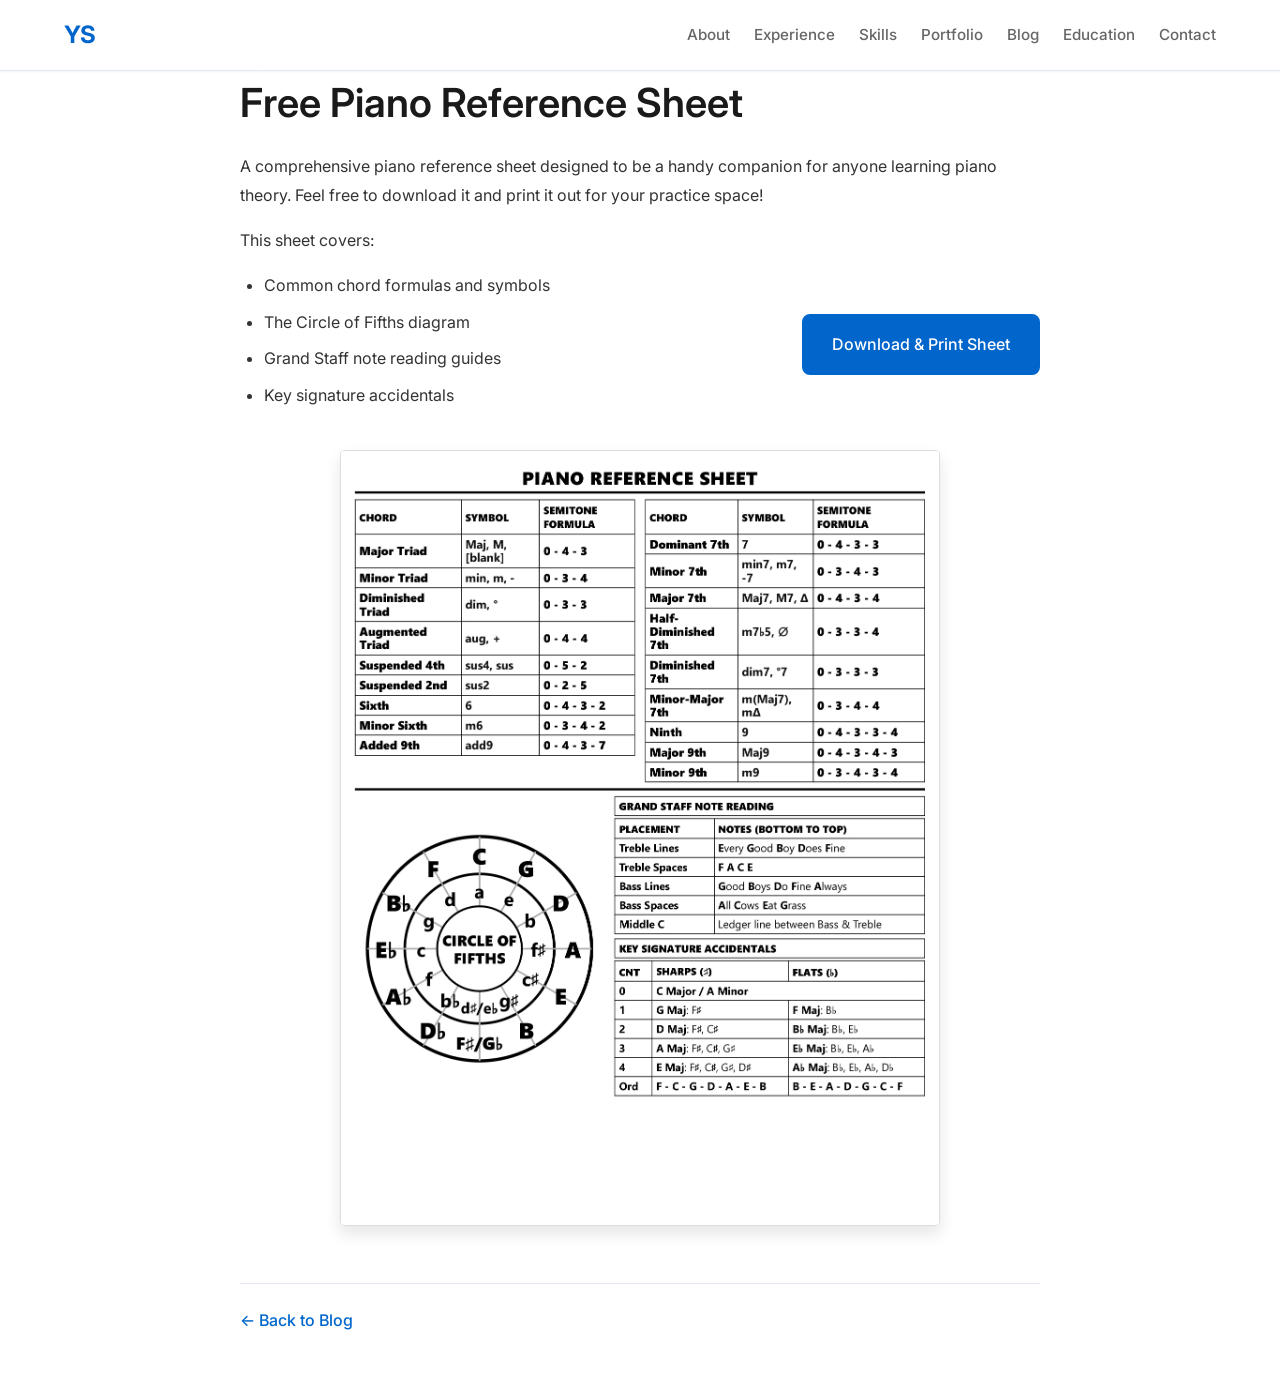
<file: blog/piano/index.html>
<!DOCTYPE html>
<html lang="en">
<head>
    <meta charset="UTF-8">
    <meta name="viewport" content="width=device-width, initial-scale=1.0">
    <title>Free Piano Reference Sheet — Yaakov Schefres Portfolio</title>
    <meta name="description" content="Download a free, high-quality piano reference sheet featuring chord formulas, the Circle of Fifths, and note reading tips.">
    <link rel="stylesheet" href="../../assets/style.css">
    <link rel="preconnect" href="https://fonts.googleapis.com">
    <link rel="preconnect" href="https://fonts.gstatic.com" crossorigin>
    <link href="https://fonts.googleapis.com/css2?family=Inter:wght@300;400;500;600;700&display=swap" rel="stylesheet">
    <style>
        .blog-post {
            max-width: 800px;
            margin: 0 auto;
            padding: var(--spacing-xl) 0;
        }
        .paper-preview {
            background: white;
            border: 1px solid #ddd;
            border-radius: 4px;
            padding: 20px;
            box-shadow: 0 8px 16px rgba(0,0,0,0.1);
            margin: 0 auto;
            width: 550px;
            height: 715px;
            overflow: hidden;
            display: block;
            position: relative;
        }
    </style>
</head>
<body>
    <nav class="navbar">
        <div class="nav-container">
            <a href="../../index.html" class="nav-logo">YS</a>
            <button class="nav-toggle" aria-label="Toggle navigation" aria-expanded="false" aria-controls="nav-links">
                <span class="hamburger"></span>
            </button>
            <ul class="nav-links" id="nav-links">
                <li><a href="../../index.html#about" class="nav-link">About</a></li>
                <li><a href="../../index.html#experience" class="nav-link">Experience</a></li>
                <li><a href="../../index.html#skills" class="nav-link">Skills</a></li>
                <li><a href="../../index.html#portfolio" class="nav-link">Portfolio</a></li>
                <li><a href="../../index.html#blog" class="nav-link">Blog</a></li>
                <li><a href="../../index.html#education" class="nav-link">Education</a></li>
                <li><a href="../../index.html#contact" class="nav-link">Contact</a></li>
            </ul>
        </div>
    </nav>

    <article class="blog-post">
        <header>
            <p class="blog-date">August 23, 2026</p>
            <h1 class="blog-title">Free Piano Reference Sheet</h1>
        </header>
        
        <div class="blog-content">
            <p>A comprehensive piano reference sheet designed to be a handy companion for anyone learning piano theory. Feel free to download it and print it out for your practice space!</p>
            
            <p>This sheet covers:</p>
            <div style="display: flex; justify-content: space-between; align-items: center; flex-wrap: wrap; gap: var(--spacing-lg); margin-bottom: var(--spacing-lg);">
                <ul style="text-align: left; display: inline-block; margin: 0;">
                    <li style="margin-bottom: 0.5rem;">Common chord formulas and symbols</li>
                    <li style="margin-bottom: 0.5rem;">The Circle of Fifths diagram</li>
                    <li style="margin-bottom: 0.5rem;">Grand Staff note reading guides</li>
                    <li style="margin-bottom: 0.5rem;">Key signature accidentals</li>
                </ul>
                <a href="Piano Reference Sheet.pdf" class="btn btn-primary" target="_blank">Download & Print Sheet</a>
            </div>

            <div style="margin: var(--spacing-lg) 0; max-width: 600px; margin: 0 auto; text-align: center;">
                <a href="Piano Reference Sheet.pdf" target="_blank" style="display: inline-block; text-decoration: none;">
                    <img src="Piano Reference Sheet.webp" alt="Piano Reference Sheet Preview" style="max-width: 100%; border: 1px solid #ddd; border-radius: 4px; box-shadow: 0 8px 16px rgba(0,0,0,0.1);">
                </a>
            </div>
        </div>

        <div class="blog-back">
            <a href="../../index.html">← Back to Blog</a>
        </div>
    </article>

    <script src="../../assets/script.js"></script>
</body>
</html>
</file>
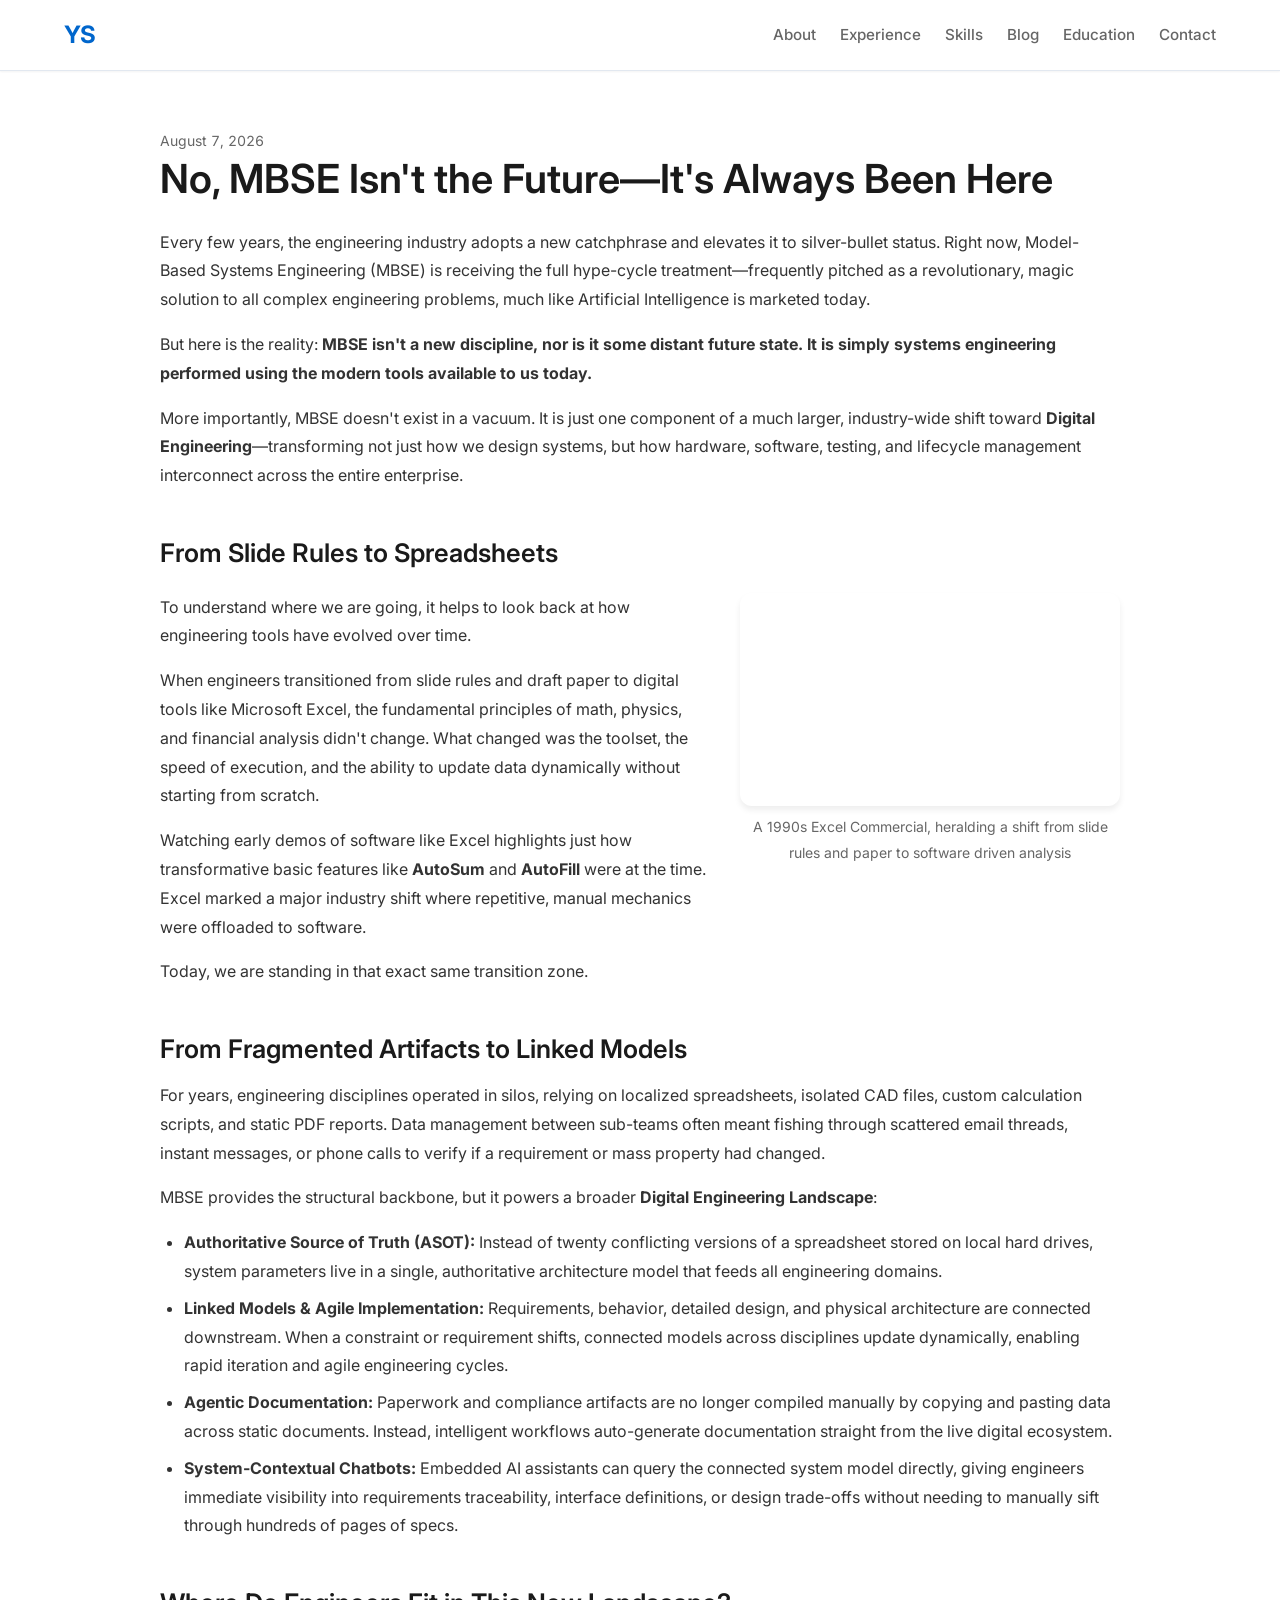
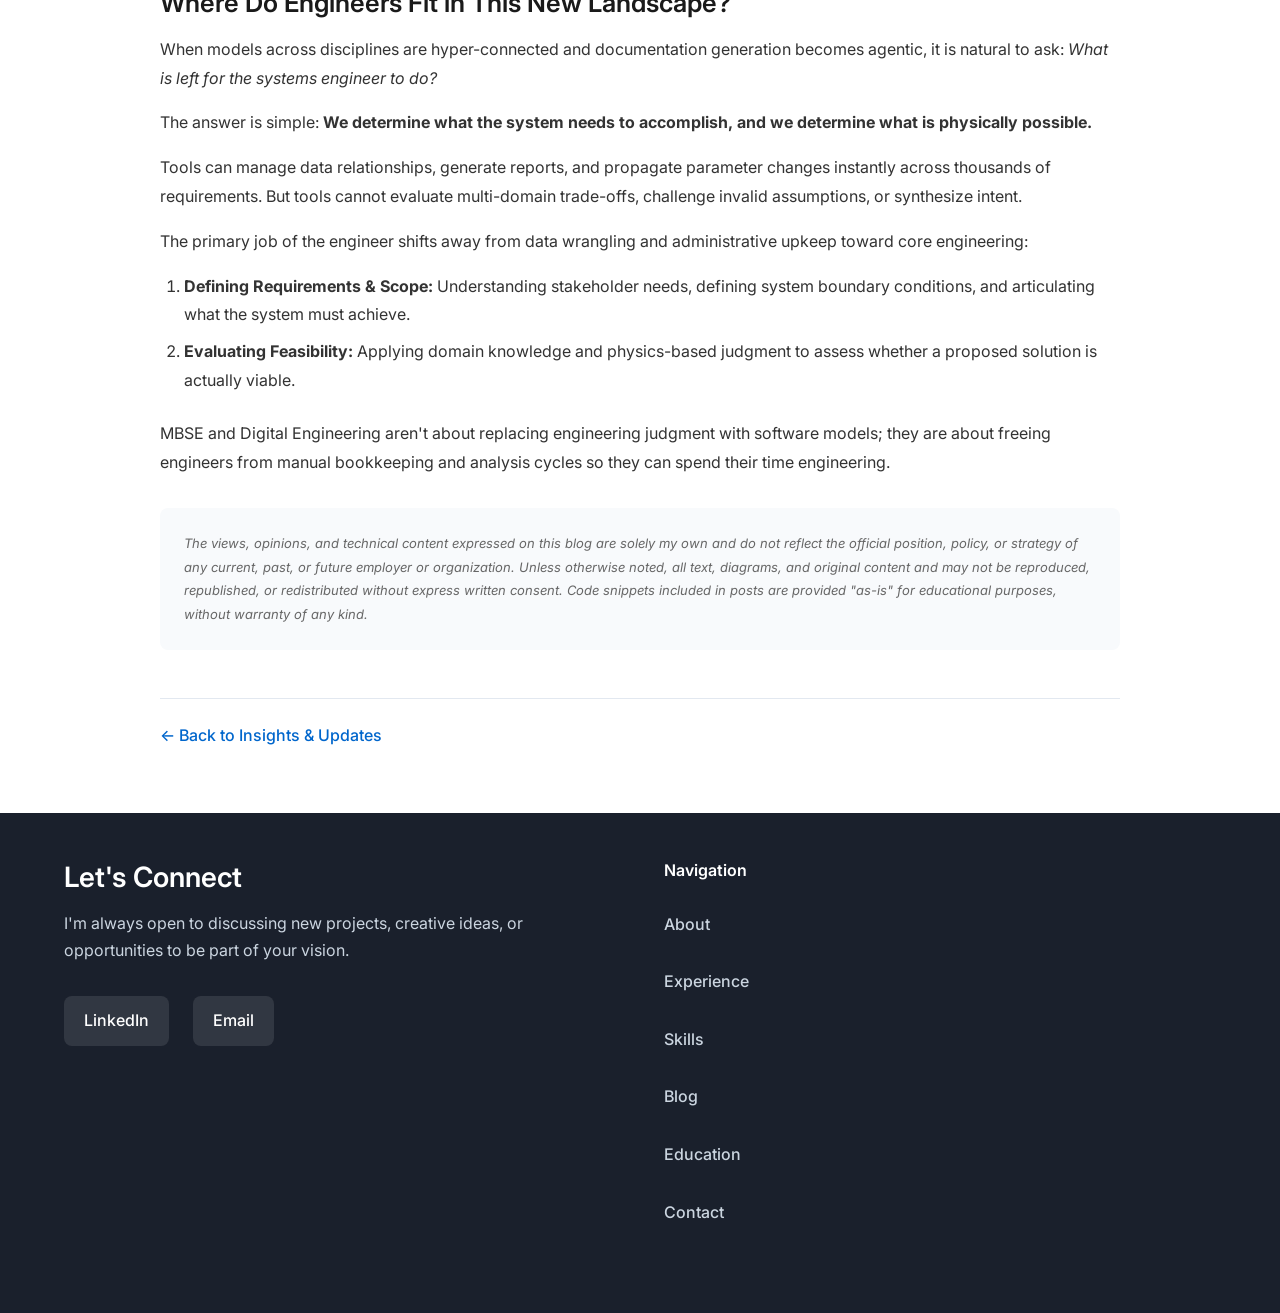
<file: blog_mbse.html>
<!DOCTYPE html>
<html lang="en">
<head>
    <meta charset="UTF-8">
    <meta name="viewport" content="width=device-width, initial-scale=1.0">
    <meta name="referrer" content="strict-origin-when-cross-origin">
    <title>No, MBSE Isn't the Future—It's Always Been Here | Yaakov Schefres</title>
    <meta name="description" content="MBSE isn't a new discipline, nor is it some distant future state. It is simply systems engineering performed using the modern tools available to us today—and just one component of the larger shift toward Digital Engineering.">
    <meta name="author" content="Yaakov Schefres">
    <link rel="canonical" href="https://thechef613.github.io/portfolio/blog_mbse.html">

    <!-- Open Graph -->
    <meta property="og:site_name" content="Yaakov Schefres">
    <meta property="og:title" content="No, MBSE Isn't the Future—It's Always Been Here">
    <meta property="og:description" content="MBSE is simply systems engineering performed using the modern tools available to us today—and just one component of the larger shift toward Digital Engineering.">
    <meta property="og:type" content="article">
    <meta property="og:url" content="https://thechef613.github.io/portfolio/blog_mbse.html">
    <meta property="og:image" content="https://thechef613.github.io/portfolio/assets/arms-crossed.jpg">
    <meta property="og:article:published_time" content="2026-08-07">
    <meta property="og:article:author" content="Yaakov Schefres">

    <!-- Twitter Card -->
    <meta name="twitter:card" content="summary_large_image">
    <meta name="twitter:title" content="No, MBSE Isn't the Future—It's Always Been Here">
    <meta name="twitter:image" content="https://thechef613.github.io/portfolio/assets/arms-crossed.jpg">

    <!-- Favicon -->
    <link rel="icon" href="data:image/svg+xml,<svg xmlns='http://www.w3.org/2000/svg' viewBox='0 0 100 100'><rect width='100' height='100' rx='20' fill='%230066cc'/><text x='50' y='68' font-family='Inter,sans-serif' font-size='48' font-weight='700' fill='white' text-anchor='middle'>YS</text></svg>">

    <link rel="stylesheet" href="assets/style.css">
    <link rel="preconnect" href="https://fonts.googleapis.com">
    <link rel="preconnect" href="https://fonts.gstatic.com" crossorigin>
    <link href="https://fonts.googleapis.com/css2?family=Inter:wght@300;400;500;600;700&display=swap" rel="stylesheet">

    <script type="application/ld+json">
    {
        "@context": "https://schema.org",
        "@type": "BlogPosting",
        "headline": "No, MBSE Isn't the Future—It's Always Been Here",
        "description": "MBSE is simply systems engineering performed using the modern tools available to us today—and just one component of the larger shift toward Digital Engineering.",
        "author": {
            "@type": "Person",
            "name": "Yaakov Schefres",
            "url": "https://thechef613.github.io/portfolio/index.html"
        },
        "datePublished": "2026-08-07",
        "dateModified": "2026-08-07",
        "mainEntityOfPage": {
            "@type": "WebPage",
            "@id": "https://thechef613.github.io/portfolio/blog_mbse.html"
        }
    }
    </script>
</head>
<body>
    <!-- Navigation -->
    <nav class="navbar">
        <div class="nav-container">
            <a href="index.html" class="nav-logo">YS</a>
            <button class="nav-toggle" aria-label="Toggle navigation" aria-expanded="false">
                <span class="hamburger"></span>
            </button>
            <ul class="nav-links">
                <li><a href="index.html#about" class="nav-link">About</a></li>
                <li><a href="index.html#experience" class="nav-link">Experience</a></li>
                <li><a href="index.html#skills" class="nav-link">Skills</a></li>
                <li><a href="index.html#blog" class="nav-link">Blog</a></li>
                <li><a href="index.html#education" class="nav-link">Education</a></li>
                <li><a href="index.html#contact" class="nav-link">Contact</a></li>
            </ul>
        </div>
    </nav>

    <main class="container">
        <article class="blog-post">
            <header class="blog-header">
                <span class="blog-date">August 7, 2026</span>
                <h1 class="blog-title">No, MBSE Isn't the Future—It's Always Been Here</h1>
            </header>

            <div class="blog-content">
                <p>Every few years, the engineering industry adopts a new catchphrase and elevates it to silver-bullet status. Right now, Model-Based Systems Engineering (MBSE) is receiving the full hype-cycle treatment—frequently pitched as a revolutionary, magic solution to all complex engineering problems, much like Artificial Intelligence is marketed today.</p>

                <p>But here is the reality: <strong>MBSE isn't a new discipline, nor is it some distant future state. It is simply systems engineering performed using the modern tools available to us today.</strong></p>

                <p>More importantly, MBSE doesn't exist in a vacuum. It is just one component of a much larger, industry-wide shift toward <strong>Digital Engineering</strong>—transforming not just how we design systems, but how hardware, software, testing, and lifecycle management interconnect across the entire enterprise.</p>

                <h2>From Slide Rules to Spreadsheets</h2>
                <div class="blog-split">
                    <div class="blog-split-text">
                        <p>To understand where we are going, it helps to look back at how engineering tools have evolved over time.</p>

                        <p>When engineers transitioned from slide rules and draft paper to digital tools like Microsoft Excel, the fundamental principles of math, physics, and financial analysis didn't change. What changed was the toolset, the speed of execution, and the ability to update data dynamically without starting from scratch.</p>

                        <p>Watching early demos of software like Excel highlights just how transformative basic features like <strong>AutoSum</strong> and <strong>AutoFill</strong> were at the time. Excel marked a major industry shift where repetitive, manual mechanics were offloaded to software.</p>

                        <p>Today, we are standing in that exact same transition zone.</p>
                    </div>

                    <div class="blog-split-media">
                        <div class="blog-video">
                            <iframe src="https://www.youtube-nocookie.com/embed/kOO31qFmi9A" title="Introduction to Microsoft Excel 1990 with Jan Brehm" referrerpolicy="strict-origin-when-cross-origin" loading="lazy" allow="accelerometer; autoplay; clipboard-write; encrypted-media; gyroscope; picture-in-picture; web-share" allowfullscreen></iframe>
                        </div>
                        <p class="blog-video-caption">A 1990s Excel Commercial, heralding a shift from slide rules and paper to software driven analysis</p>
                    </div>
                </div>

                <h2>From Fragmented Artifacts to Linked Models</h2>
                <p>For years, engineering disciplines operated in silos, relying on localized spreadsheets, isolated CAD files, custom calculation scripts, and static PDF reports. Data management between sub-teams often meant fishing through scattered email threads, instant messages, or phone calls to verify if a requirement or mass property had changed.</p>

                <p>MBSE provides the structural backbone, but it powers a broader <strong>Digital Engineering Landscape</strong>:</p>

                <ul>
                    <li><strong>Authoritative Source of Truth (ASOT):</strong> Instead of twenty conflicting versions of a spreadsheet stored on local hard drives, system parameters live in a single, authoritative architecture model that feeds all engineering domains.</li>
                    <li><strong>Linked Models &amp; Agile Implementation:</strong> Requirements, behavior, detailed design, and physical architecture are connected downstream. When a constraint or requirement shifts, connected models across disciplines update dynamically, enabling rapid iteration and agile engineering cycles.</li>
                    <li><strong>Agentic Documentation:</strong> Paperwork and compliance artifacts are no longer compiled manually by copying and pasting data across static documents. Instead, intelligent workflows auto-generate documentation straight from the live digital ecosystem.</li>
                    <li><strong>System-Contextual Chatbots:</strong> Embedded AI assistants can query the connected system model directly, giving engineers immediate visibility into requirements traceability, interface definitions, or design trade-offs without needing to manually sift through hundreds of pages of specs.</li>
                </ul>

                <h2>Where Do Engineers Fit in This New Landscape?</h2>
                <p>When models across disciplines are hyper-connected and documentation generation becomes agentic, it is natural to ask: <em>What is left for the systems engineer to do?</em></p>

                <p>The answer is simple: <strong>We determine what the system needs to accomplish, and we determine what is physically possible.</strong></p>

                <p>Tools can manage data relationships, generate reports, and propagate parameter changes instantly across thousands of requirements. But tools cannot evaluate multi-domain trade-offs, challenge invalid assumptions, or synthesize intent.</p>

                <p>The primary job of the engineer shifts away from data wrangling and administrative upkeep toward core engineering:</p>

                <ol>
                    <li><strong>Defining Requirements &amp; Scope:</strong> Understanding stakeholder needs, defining system boundary conditions, and articulating what the system must achieve.</li>
                    <li><strong>Evaluating Feasibility:</strong> Applying domain knowledge and physics-based judgment to assess whether a proposed solution is actually viable.</li>
                </ol>

                <p>MBSE and Digital Engineering aren't about replacing engineering judgment with software models; they are about freeing engineers from manual bookkeeping and analysis cycles so they can spend their time engineering.</p>

                <p class="blog-postscript">The views, opinions, and technical content expressed on this blog are solely my own and do not reflect the official position, policy, or strategy of any current, past, or future employer or organization.

Unless otherwise noted, all text, diagrams, and original content and may not be reproduced, republished, or redistributed without express written consent. Code snippets included in posts are provided "as-is" for educational purposes, without warranty of any kind.</p>
            </div>

            <p class="blog-back"><a href="index.html#blog">&larr; Back to Insights &amp; Updates</a></p>
        </article>
    </main>

    <footer id="contact">
        <div class="container">
            <div class="footer-content">
                <div class="footer-left">
                    <h3>Let's Connect</h3>
                    <p>I'm always open to discussing new projects, creative ideas, or opportunities to be part of your vision.</p>
                    <div class="social-links">
                        <a href="https://www.linkedin.com/in/yaakovschefres/" target="_blank" rel="noopener noreferrer" class="social-link">LinkedIn</a>
                        <a href="mailto:yschefres@gmail.com" class="social-link email">Email</a>
                    </div>
                </div>
                <div class="footer-right">
                    <h4>Navigation</h4>
                    <nav class="footer-nav">
                        <a href="index.html#about" class="nav-link">About</a>
                        <a href="index.html#experience" class="nav-link">Experience</a>
                        <a href="index.html#skills" class="nav-link">Skills</a>
                        <a href="index.html#blog" class="nav-link">Blog</a>
                        <a href="index.html#education" class="nav-link">Education</a>
                        <a href="index.html#contact" class="nav-link">Contact</a>
                    </nav>
                </div>
            </div>
        </div>
    </footer>

    <script src="assets/script.js"></script>
</body>
</html>
</file>
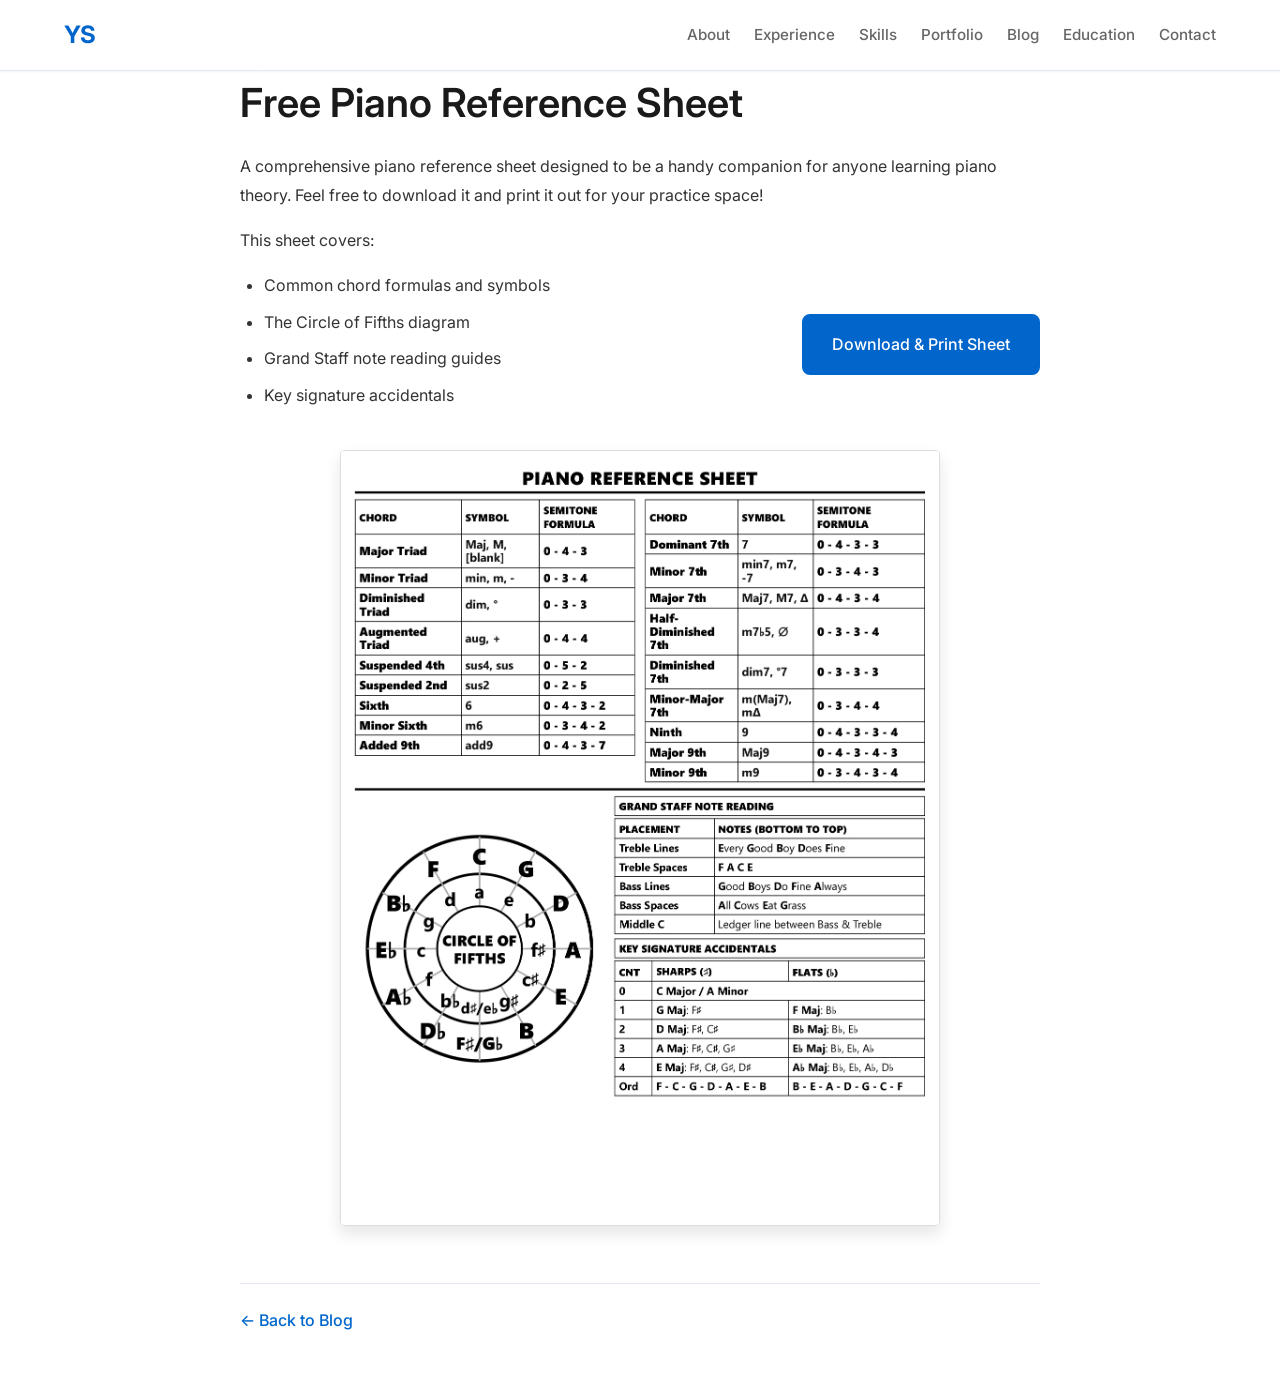
<file: blog_piano.html>
<!DOCTYPE html>
<html lang="en">
<head>
    <meta charset="UTF-8">
    <meta name="viewport" content="width=device-width, initial-scale=1.0">
    <title>Free Piano Reference Sheet — Yaakov Schefres Portfolio</title>
    <meta name="description" content="Download a free, high-quality piano reference sheet featuring chord formulas, the Circle of Fifths, and note reading tips.">
    <link rel="stylesheet" href="assets/style.css">
    <link rel="preconnect" href="https://fonts.googleapis.com">
    <link rel="preconnect" href="https://fonts.gstatic.com" crossorigin>
    <link href="https://fonts.googleapis.com/css2?family=Inter:wght@300;400;500;600;700&display=swap" rel="stylesheet">
    <style>
        .blog-post {
            max-width: 800px;
            margin: 0 auto;
            padding: var(--spacing-xl) 0;
        }
        .paper-preview {
            background: white;
            border: 1px solid #ddd;
            border-radius: 4px;
            padding: 20px;
            box-shadow: 0 8px 16px rgba(0,0,0,0.1);
            margin: 0 auto;
            width: 550px;
            height: 715px;
            overflow: hidden;
            display: block;
            position: relative;
        }
    </style>
</head>
<body>
    <nav class="navbar">
        <div class="nav-container">
            <a href="index.html" class="nav-logo">YS</a>
            <button class="nav-toggle" aria-label="Toggle navigation" aria-expanded="false" aria-controls="nav-links">
                <span class="hamburger"></span>
            </button>
            <ul class="nav-links" id="nav-links">
                <li><a href="index.html#about" class="nav-link">About</a></li>
                <li><a href="index.html#experience" class="nav-link">Experience</a></li>
                <li><a href="index.html#skills" class="nav-link">Skills</a></li>
                <li><a href="index.html#portfolio" class="nav-link">Portfolio</a></li>
                <li><a href="index.html#blog" class="nav-link">Blog</a></li>
                <li><a href="index.html#education" class="nav-link">Education</a></li>
                <li><a href="index.html#contact" class="nav-link">Contact</a></li>
            </ul>
        </div>
    </nav>

    <article class="blog-post">
        <header>
            <p class="blog-date">August 23, 2026</p>
            <h1 class="blog-title">Free Piano Reference Sheet</h1>
        </header>
        
        <div class="blog-content">
            <p>A comprehensive piano reference sheet designed to be a handy companion for anyone learning piano theory. Feel free to download it and print it out for your practice space!</p>
            
            <p>This sheet covers:</p>
            <div style="display: flex; justify-content: space-between; align-items: center; flex-wrap: wrap; gap: var(--spacing-lg); margin-bottom: var(--spacing-lg);">
                <ul style="text-align: left; display: inline-block; margin: 0;">
                    <li style="margin-bottom: 0.5rem;">Common chord formulas and symbols</li>
                    <li style="margin-bottom: 0.5rem;">The Circle of Fifths diagram</li>
                    <li style="margin-bottom: 0.5rem;">Grand Staff note reading guides</li>
                    <li style="margin-bottom: 0.5rem;">Key signature accidentals</li>
                </ul>
                <a href="Piano Reference Sheet.pdf" class="btn btn-primary" target="_blank">Download & Print Sheet</a>
            </div>

            <div style="margin: var(--spacing-lg) 0; max-width: 600px; margin: 0 auto; text-align: center;">
                <a href="Piano Reference Sheet.pdf" target="_blank" style="display: inline-block; text-decoration: none;">
                    <img src="Piano Reference Sheet.webp" alt="Piano Reference Sheet Preview" style="max-width: 100%; border: 1px solid #ddd; border-radius: 4px; box-shadow: 0 8px 16px rgba(0,0,0,0.1);">
                </a>
            </div>
        </div>

        <div class="blog-back">
            <a href="index.html">← Back to Blog</a>
        </div>
    </article>

    <script src="assets/script.js"></script>
</body>
</html>
</file>
<file: assets/style.css>
/* ===== Hero Section with Profile Picture ===== */
.hero-with-profile {
    display: flex;
    align-items: center;
    min-height: 100vh;
    padding-top: 80px;
    background: linear-gradient(135deg, 
        var(--color-bg) 0%, 
        #f0f7ff 25%, 
        #e0f0ff 50%, 
        var(--color-bg) 100%);
}

.hero-container {
    display: flex;
    align-items: center;
    max-width: 1200px;
    margin: 0 auto;
    padding: 0 var(--spacing-md);
    gap: var(--spacing-xl);
}

.hero-profile {
    flex-shrink: 0;
    display: flex;
    align-items: center;
    justify-content: center;
}

/* Profile picture styles (reused from fixed position) */
.profile-picture {
    width: 300px;
    height: 300px;
    border-radius: 50%;
    object-fit: cover;
    box-shadow: 0 8px 24px rgba(0, 0, 0, 0.2);
    border: 6px solid white;
    transition: transform var(--transition-normal), box-shadow var(--transition-fast);
}

.profile-picture:hover {
    transform: scale(1.05);
    box-shadow: 0 12px 32px rgba(0, 0, 0, 0.25);
}

/* ===== CSS Variables & Reset ===== */
:root {
    --color-primary: #0066cc;
    --color-primary-dark: #004c99;
    --color-accent: #00b5e2;
    --color-text: #1a1a1a;
    --color-text-muted: #666666;
    --color-bg: #ffffff;
    --color-bg-alt: #f8fafc;
    --color-border: #e2e8f0;
    
    --spacing-xs: 0.5rem;
    --spacing-sm: 1rem;
    --spacing-md: 1.5rem;
    --spacing-lg: 2rem;
    --spacing-xl: 3rem;
    
    --font-main: 'Inter', -apple-system, BlinkMacSystemFont, 'Segoe UI', Roboto, sans-serif;
    
    --transition-fast: 0.2s ease;
    --transition-normal: 0.3s ease;
    
    --shadow-sm: 0 1px 2px rgba(0, 0, 0, 0.05);
    --shadow-md: 0 4px 6px rgba(0, 0, 0, 0.07);
    --shadow-lg: 0 10px 15px rgba(0, 0, 0, 0.1);
    
    --radius-sm: 0.375rem;
    --radius-md: 0.5rem;
    --radius-lg: 0.75rem;
}

* {
    margin: 0;
    padding: 0;
    box-sizing: border-box;
}

html {
    scroll-behavior: smooth;
    font-size: 16px;
}

body {
    font-family: var(--font-main);
    color: var(--color-text);
    background-color: var(--color-bg);
    line-height: 1.6;
    overflow-x: hidden;
}

/* ===== Typography ===== */
.skip-link {
    position: absolute;
    top: -100px;
    left: -10000px;
    background: var(--color-primary);
    color: white;
    padding: 1rem;
    z-index: 10000;
    border: none;
}

.skip-link:focus {
    top: 0;
    left: 0;
    border: 3px solid white;
}

h1, h2, h3, h4 {
    font-weight: 600;
    line-height: 1.2;
    color: var(--color-text);
}

h1 { font-size: 3rem; }
h2 { font-size: 2.5rem; margin-bottom: var(--spacing-md); }
h3 { font-size: 1.75rem; margin-bottom: var(--spacing-sm); }
p { margin-bottom: var(--spacing-sm); }

a {
    color: inherit;
    text-decoration: none;
}

/* ===== Layout ===== */
.container {
    max-width: 1200px;
    margin: 0 auto;
    padding: 0 var(--spacing-md);
}

section {
    padding: var(--spacing-xl) 0;
    scroll-margin-top: 80px;
}

/* ===== Navbar ===== */
.navbar {
    position: fixed;
    top: 0;
    left: 0;
    right: 0;
    background: rgba(255, 255, 255, 0.98);
    backdrop-filter: blur(10px);
    border-bottom: 1px solid var(--color-border);
    z-index: 1000;
    box-shadow: var(--shadow-sm);
}

.nav-container {
    max-width: 1200px;
    margin: 0 auto;
    padding: var(--spacing-sm) var(--spacing-md);
    display: flex;
    justify-content: space-between;
    align-items: center;
}

.nav-logo {
    font-size: 1.5rem;
    font-weight: 700;
    color: var(--color-primary);
    letter-spacing: -0.025em;
}

.nav-toggle {
    display: none;
    flex-direction: column;
    justify-content: center;
    gap: 5px;
    width: 40px;
    height: 40px;
    padding: 8px;
    background: transparent;
    border: none;
    cursor: pointer;
}

.hamburger,
.hamburger::before,
.hamburger::after {
    display: block;
    width: 24px;
    height: 2px;
    background: var(--color-text);
    border-radius: 2px;
    transition: transform var(--transition-fast), opacity var(--transition-fast);
}

.hamburger::before,
.hamburger::after {
    content: '';
    position: absolute;
}

.hamburger::before {
    transform: translateY(-6px);
}

.hamburger::after {
    transform: translateY(6px);
}

.nav-toggle[aria-expanded="true"] .hamburger {
    background: transparent;
}

.nav-toggle[aria-expanded="true"] .hamburger::before {
    transform: rotate(45deg);
}

.nav-toggle[aria-expanded="true"] .hamburger::after {
    transform: rotate(-45deg);
}

.nav-links {
    display: flex;
    list-style: none;
    gap: var(--spacing-md);
}

.nav-link {
    font-size: 0.95rem;
    font-weight: 500;
    color: var(--color-text-muted);
    padding: 0.5rem 0;
    transition: color var(--transition-fast);
    position: relative;
}

.nav-link::after {
    content: '';
    position: absolute;
    bottom: 0;
    left: 0;
    width: 0;
    height: 2px;
    background: var(--color-primary);
    transition: width var(--transition-normal);
}

.nav-link:hover {
    color: var(--color-primary);
}

.nav-link:hover::after {
    width: 100%;
}

/* ===== Hero Section ===== */
.hero {
    min-height: 100vh;
    display: flex;
    align-items: center;
    justify-content: center;
    padding-top: 80px;
    background: linear-gradient(135deg, 
        var(--color-bg) 0%, 
        #f0f7ff 25%, 
        #e0f0ff 50%, 
        var(--color-bg) 100%);
}

.blog-header {
    padding-top: 80px;
}

/* ===== Blog Section (Homepage) ===== */
.blog-grid {
    display: grid;
    grid-template-columns: 1fr;
    gap: var(--spacing-md);
}

.blog-card {
    background: white;
    border-radius: var(--radius-lg);
    padding: var(--spacing-lg);
    box-shadow: var(--shadow-sm);
    border: 1px solid var(--color-border);
    transition: all var(--transition-normal);
}

.blog-card:hover {
    transform: translateY(-4px);
    box-shadow: var(--shadow-lg);
    border-color: var(--color-primary);
}

.blog-card-content {
    display: flex;
    flex-direction: column;
}

.blog-date {
    color: var(--color-text-muted);
    font-size: 0.875rem;
    font-variant-numeric: tabular-nums;
    margin-bottom: var(--spacing-xs);
}

.blog-card-title {
    font-size: 1.25rem;
    font-weight: 600;
    color: var(--color-text);
    margin-bottom: var(--spacing-xs);
    line-height: 1.4;
}

.blog-card p {
    color: #4a5568;
    font-size: 0.95rem;
    margin-bottom: var(--spacing-sm);
}

.blog-link {
    display: inline-block;
    color: var(--color-primary);
    font-weight: 500;
    margin-top: auto;
    transition: color var(--transition-fast);
}

.blog-link:hover {
    text-decoration: underline;
}

/* ===== Blog Post Page ===== */
.blog-post {
    max-width: 960px;
    margin: 0 auto;
    padding: var(--spacing-xl) 0;
}

.blog-title {
    font-size: clamp(1.75rem, 4vw, 2.5rem);
    margin-bottom: var(--spacing-md);
    line-height: 1.25;
}

.blog-content {
    line-height: 1.8;
    color: #333;
}

.blog-content h2 {
    font-size: 1.6rem;
    margin-top: var(--spacing-xl);
    margin-bottom: var(--spacing-sm);
}

.blog-content ul,
.blog-content ol {
    padding-left: 1.5rem;
    margin-bottom: var(--spacing-md);
}

.blog-content li {
    margin-bottom: var(--spacing-xs);
}

.blog-video {
    position: relative;
    width: 100%;
    padding-bottom: 56.25%;
    height: 0;
    overflow: hidden;
    border-radius: var(--radius-lg);
    box-shadow: var(--shadow-md);
    margin: 0;
}

.blog-video iframe {
    position: absolute;
    top: 0;
    left: 0;
    width: 100%;
    height: 100%;
    border: 0;
}

/* ===== Blog Split: text + video side column ===== */
.blog-split {
    display: grid;
    grid-template-columns: 2fr 380px;
    gap: var(--spacing-lg);
    align-items: start;
    margin: var(--spacing-md) 0 var(--spacing-lg);
}

.blog-split-text h3 {
    white-space: nowrap;
}

.blog-split-text p:last-child {
    margin-bottom: 0;
}

.blog-split-media {
    position: sticky;
    top: 90px;
}

.blog-video-caption {
    color: var(--color-text-muted);
    font-size: 0.875rem;
    text-align: center;
    margin-top: var(--spacing-xs);
    margin-bottom: 0;
}

@media (max-width: 900px) {
    .blog-split {
        grid-template-columns: 1fr;
    }

    .blog-split-media {
        position: static;
        order: -1;
    }
}

.blog-back {
    margin-top: var(--spacing-xl);
    padding-top: var(--spacing-md);
    border-top: 1px solid var(--color-border);
}

.blog-back a {
    color: var(--color-primary);
    font-weight: 500;
}

.blog-back a:hover {
    text-decoration: underline;
}

.blog-postscript {
    margin-top: var(--spacing-lg);
    padding: var(--spacing-md);
    background: var(--color-bg-alt);
    border-radius: var(--radius-md);
    font-size: 0.8125rem;
    font-style: italic;
    color: var(--color-text-muted);
}

.hero-content {
    text-align: center;
    max-width: 800px;
    padding: 0 var(--spacing-md);
}

.hero-greeting {
    font-size: 1.25rem;
    color: var(--color-text-muted);
    margin-bottom: var(--spacing-xs);
}

.hero-name {
    font-size: clamp(2.5rem, 8vw, 4rem);
    font-weight: 700;
    margin-bottom: var(--spacing-xs);
    background: linear-gradient(135deg, var(--color-primary) 0%, var(--color-accent) 100%);
    -webkit-background-clip: text;
    -webkit-text-fill-color: transparent;
    background-clip: text;
}

.hero-title {
    font-size: 1.5rem;
    font-weight: 400;
    color: var(--color-text-muted);
    margin-bottom: var(--spacing-lg);
}

.hero-description {
    font-size: 1.125rem;
    max-width: 650px;
    margin: 0 auto var(--spacing-lg);
    line-height: 1.7;
}

/* ===== Buttons ===== */
.btn {
    display: inline-flex;
    align-items: center;
    justify-content: center;
    padding: 0.875rem 1.75rem;
    font-size: 1rem;
    font-weight: 500;
    border-radius: var(--radius-md);
    transition: all var(--transition-fast);
    text-decoration: none;
    border: 2px solid transparent;
    cursor: pointer;
}

.btn-primary {
    background: var(--color-primary);
    color: white;
    border-color: var(--color-primary);
}

.btn-primary:hover {
    background: var(--color-primary-dark);
    border-color: var(--color-primary-dark);
    transform: translateY(-2px);
    box-shadow: var(--shadow-md);
}

.btn-secondary {
    background: transparent;
    color: var(--color-primary);
    border-color: var(--color-primary);
}

.btn-secondary:hover {
    background: var(--color-bg-alt);
    transform: translateY(-2px);
}

/* ===== Experience Section ===== */
.experience-section {
    background: var(--color-bg-alt);
}

.section-title {
    text-align: center;
    margin-bottom: var(--spacing-sm);
}

.section-subtitle {
    display: block;
    text-align: center;
    color: var(--color-text-muted);
    font-size: 1.125rem;
    margin-bottom: var(--spacing-xl);
}

.experience-grid {
    display: grid;
    grid-template-columns: repeat(auto-fit, minmax(350px, 1fr));
    gap: var(--spacing-md);
}

.exp-card {
    background: white;
    border-radius: var(--radius-lg);
    padding: var(--spacing-lg);
    box-shadow: var(--shadow-sm);
    transition: all var(--transition-normal);
    border: 1px solid var(--color-border);
}

.exp-card:hover {
    transform: translateY(-4px);
    box-shadow: var(--shadow-lg);
    border-color: var(--color-primary);
}

.exp-card-header {
    display: flex;
    justify-content: space-between;
    align-items: flex-start;
    margin-bottom: var(--spacing-md);
    flex-wrap: wrap;
    gap: var(--spacing-sm);
}

.exp-role {
    font-size: 1.25rem;
    font-weight: 600;
    color: var(--color-text);
}

.exp-product {
    background: linear-gradient(135deg, 
        #dbeafe 0%, 
        #bfdbfe 100%);
    color: var(--color-primary-dark);
    padding: 0.25rem 0.75rem;
    border-radius: var(--radius-sm);
    font-size: 0.875rem;
    font-weight: 500;
}

.exp-date {
    color: var(--color-text-muted);
    font-variant-numeric: tabular-nums;
}

.exp-list {
    list-style: none;
    padding-left: 0;
}

.exp-list li {
    padding: var(--spacing-xs) 0;
    padding-left: 1.5rem;
    position: relative;
    font-size: 0.95rem;
    color: #4a5568;
}

.exp-list li::before {
    content: '✓';
    position: absolute;
    left: 0;
    color: var(--color-primary);
    font-weight: bold;
}

/* ===== Skills Section ===== */
.skills-section {
    background: var(--color-bg-alt);
}

.skills-grid {
    display: grid;
    grid-template-columns: repeat(auto-fit, minmax(280px, 1fr));
    gap: var(--spacing-lg);
}

.skill-category h3 {
    color: var(--color-primary);
    margin-bottom: var(--spacing-md);
    padding-bottom: var(--spacing-sm);
    border-bottom: 2px solid var(--color-border);
}

.skill-category ul {
    list-style: none;
    padding-left: 0;
}

.skill-category li {
    padding: 0.5rem 0;
    font-size: 1rem;
    color: #4a5568;
}

/* ===== Education Section ===== */
.education-item {
    background: white;
    border-radius: var(--radius-lg);
    padding: var(--spacing-lg);
    margin-bottom: var(--spacing-sm);
    box-shadow: none;
    border-left: 4px solid transparent;
}

.education-item.primary {
    background: linear-gradient(135deg, #f0f7ff 0%, white 100%);
}

.education-section > .container > .education-item:not(:last-child) {
    border-bottom: 1px solid var(--color-border);
    margin-bottom: calc(var(--spacing-sm) * -1);
}

.edu-content {
    display: flex;
    align-items: center;
    gap: var(--spacing-md);
}

.edu-left {
    display: flex;
    align-items: flex-start;
    gap: 1rem;
    flex: 1;
}

.education-section > .container > :last-child .edu-date {
    align-self: center;
}

.edu-bracket {
    display: flex;
    align-items: center;
    justify-content: center;
    width: 24px;
    min-height: 28px;
    padding-top: 2px;
}

.edu-bracket::after {
    content: '';
    width: 16px;
    height: 28px;
    border-left: 2px solid var(--color-primary);
    border-bottom: 2px solid var(--color-primary);
    border-radius: 0 0 0 8px;
}

.edu-info {
    display: flex;
    flex-direction: column;
    gap: 4px;
}

.edu-school {
    font-size: 1.25rem;
    font-weight: 600;
    color: var(--color-text);
    line-height: 1.3;
}

.edu-degree {
    color: var(--color-primary);
    font-weight: 500;
    font-size: 0.95rem;
    line-height: 1.4;
    margin-top: 2px;
}

.edu-date {
    color: var(--color-text-muted);
    font-variant-numeric: tabular-nums;
    min-width: 120px;
}

/* ===== Footer ===== */
footer {
    background: #1a202c;
    color: white;
    padding: var(--spacing-xl) 0;
}

.footer-content {
    display: grid;
    grid-template-columns: repeat(auto-fit, minmax(300px, 1fr));
    gap: var(--spacing-xl);
    margin-bottom: var(--spacing-lg);
}

.footer-left h3 {
    color: white;
    margin-bottom: var(--spacing-sm);
}

.footer-left p {
    color: #cbd5e0;
    line-height: 1.7;
}

.social-links {
    display: flex;
    gap: var(--spacing-md);
    margin: var(--spacing-lg) 0;
    flex-wrap: wrap;
}

.social-link {
    display: inline-flex;
    align-items: center;
    gap: 0.5rem;
    padding: 0.75rem 1.25rem;
    background: rgba(255, 255, 255, 0.1);
    color: white;
    border-radius: var(--radius-md);
    transition: all var(--transition-fast);
    font-weight: 500;
}

.social-link:hover {
    background: var(--color-primary);
    transform: translateY(-2px);
}

.email-display {
    color: #90cdf4;
    font-size: 1.1rem;
    margin-top: var(--spacing-sm);
}

.footer-right h4 {
    color: white;
    margin-bottom: var(--spacing-md);
}

.footer-nav {
    display: flex;
    flex-direction: column;
    gap: var(--spacing-sm);
}

.footer-nav .nav-link {
    color: #cbd5e0;
    font-size: 1rem;
}

.footer-nav .nav-link:hover {
    color: white;
}

.footer-text {
    text-align: center;
    padding-top: var(--spacing-lg);
    border-top: 1px solid rgba(255, 255, 255, 0.1);
    color: #718096;
    font-size: 0.875rem;
}

/* ===== Animations ===== */
@keyframes fadeInUp {
    from {
        opacity: 0;
        transform: translateY(30px);
    }
    to {
        opacity: 1;
        transform: translateY(0);
    }
}

.hero-name, 
.hero-title,
.hero-description,
.exp-card,
.exp-card-header,
.edu-content {
    animation: fadeInUp 0.6s ease forwards;
}

/* ===== Responsive Design ===== */
@media (max-width: 768px) {
    h1 { font-size: 2.5rem; }
    h2 { font-size: 2rem; }
    
    .nav-toggle {
        display: flex;
    }
    
    .nav-links {
        display: none;
        position: absolute;
        top: 100%;
        left: 0;
        right: 0;
        flex-direction: column;
        gap: 0;
        background: rgba(255, 255, 255, 0.98);
        border-bottom: 1px solid var(--color-border);
        box-shadow: var(--shadow-md);
        padding: var(--spacing-sm) var(--spacing-md);
    }
    
    .nav-links.active {
        display: flex;
    }
    
    .nav-links .nav-link {
        display: block;
        padding: var(--spacing-sm) 0;
        border-bottom: 1px solid var(--color-border);
    }
    
    .nav-links .nav-link:last-child {
        border-bottom: none;
    }
    
    .hero-content {
        padding: 0 var(--spacing-sm);
    }
    
    .exp-card-header {
        flex-direction: column;
        align-items: flex-start;
    }
    
    .edu-content {
        flex-direction: column;
        align-items: flex-start;
    }
}

/* ===== Print Styles ===== */
@media print {
    .navbar, .hero-cta, .social-links {
        display: none;
    }
    
    body {
        background: white;
        color: black;
    }
    
    section {
        page-break-inside: avoid;
        padding: 1rem 0;
    }
}

.portfolio-layout {
    display: grid;
    grid-template-columns: 2fr 1fr;
    gap: var(--spacing-xl);
    align-items: start;
}

.portfolio-side-content {
    display: flex;
    flex-direction: column;
    gap: var(--spacing-xl);
}

.portfolio-content {
    display: flex;
    justify-content: center;
    padding: 1rem;
}

.portfolio-content .btn {
    max-width: 300px;
    text-align: center;
}

@media (max-width: 992px) {
    .portfolio-layout {
        grid-template-columns: 1fr;
    }
    .portfolio-layout > .experience-section {
        grid-column: span 1;
    }
}
</file>
